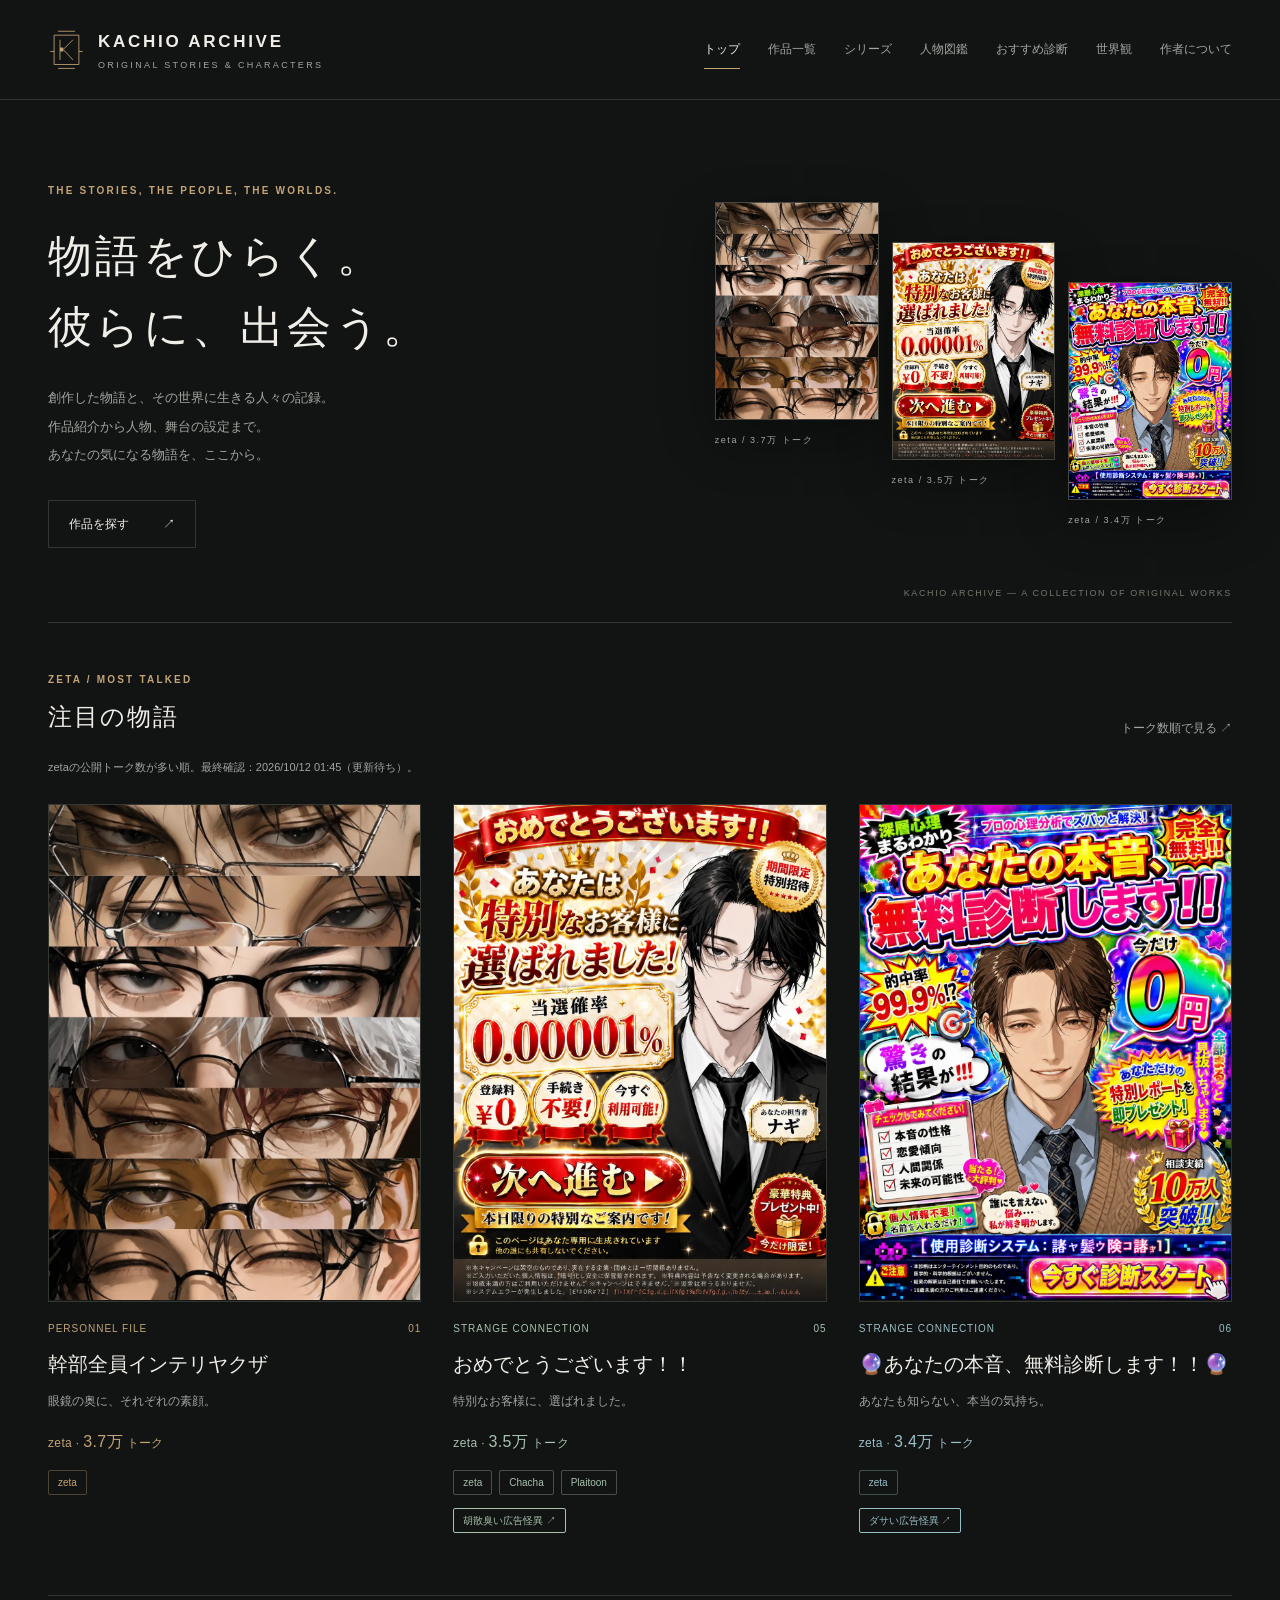
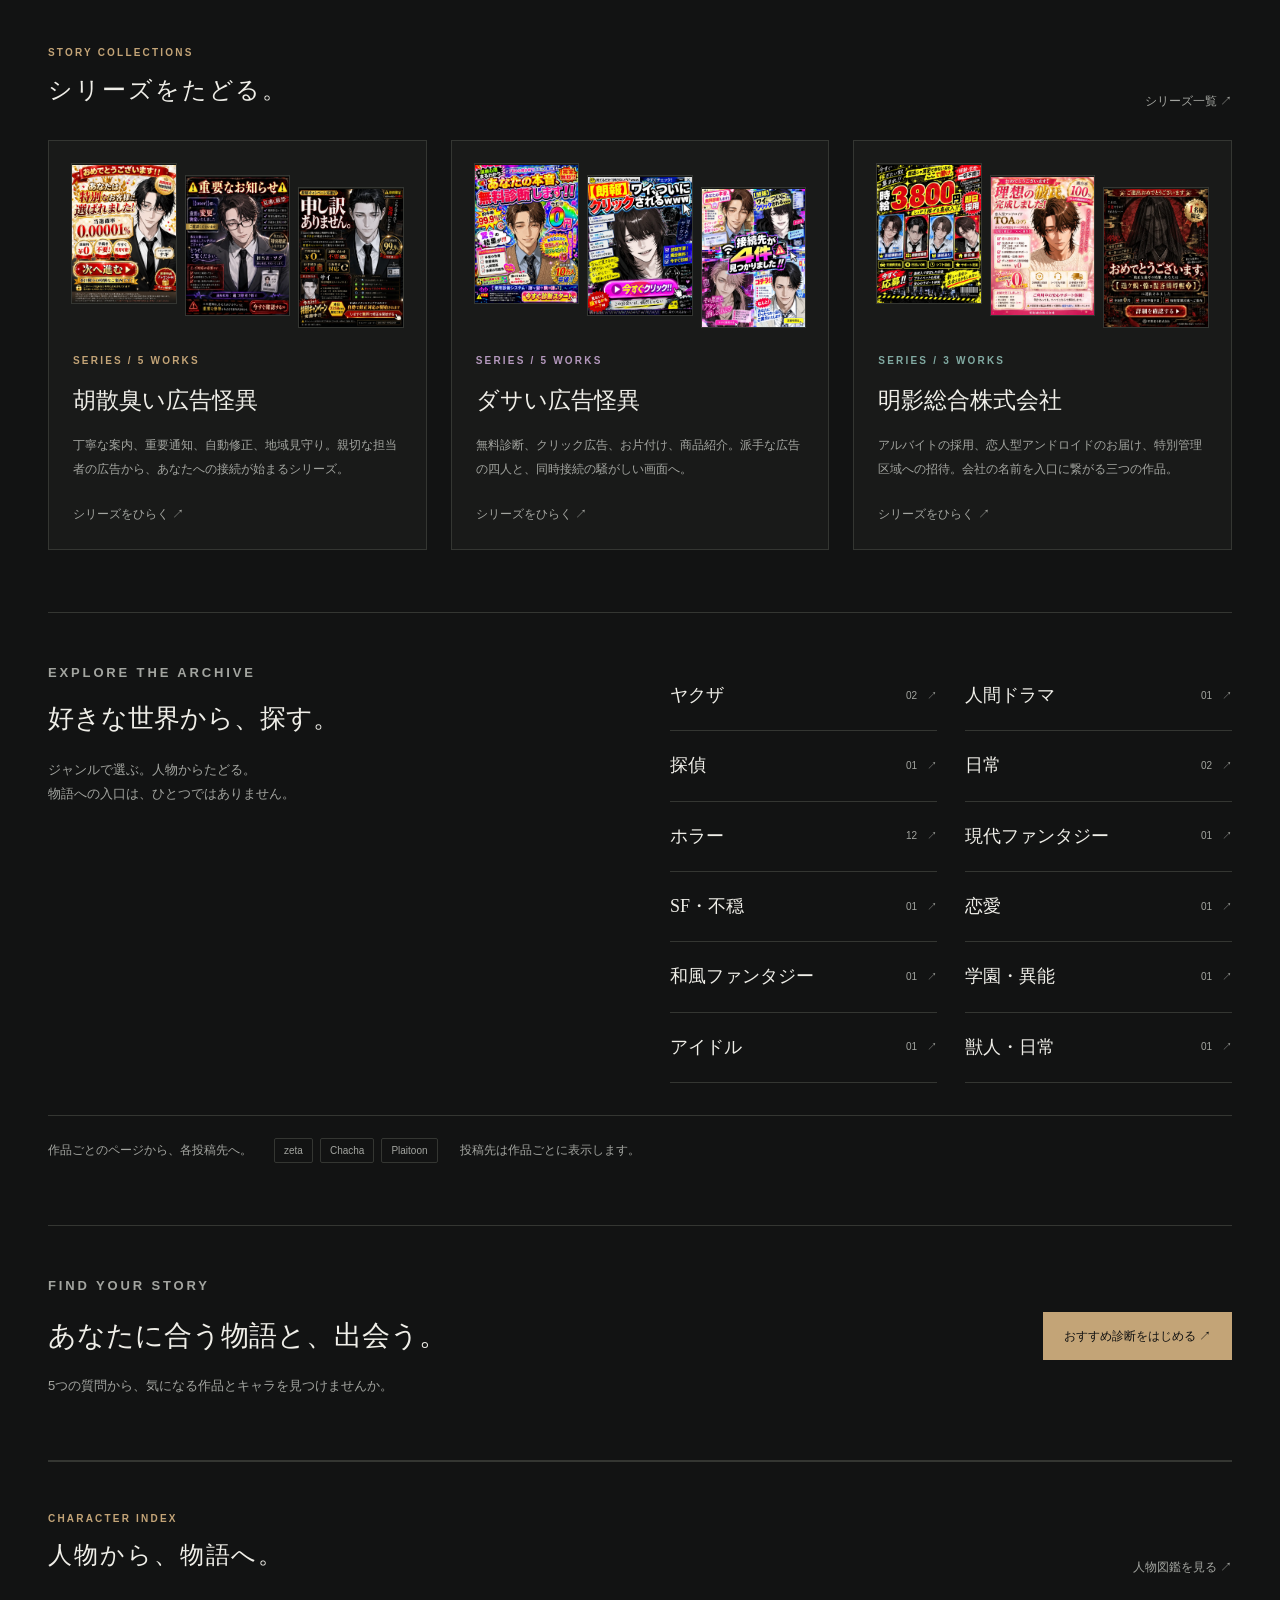
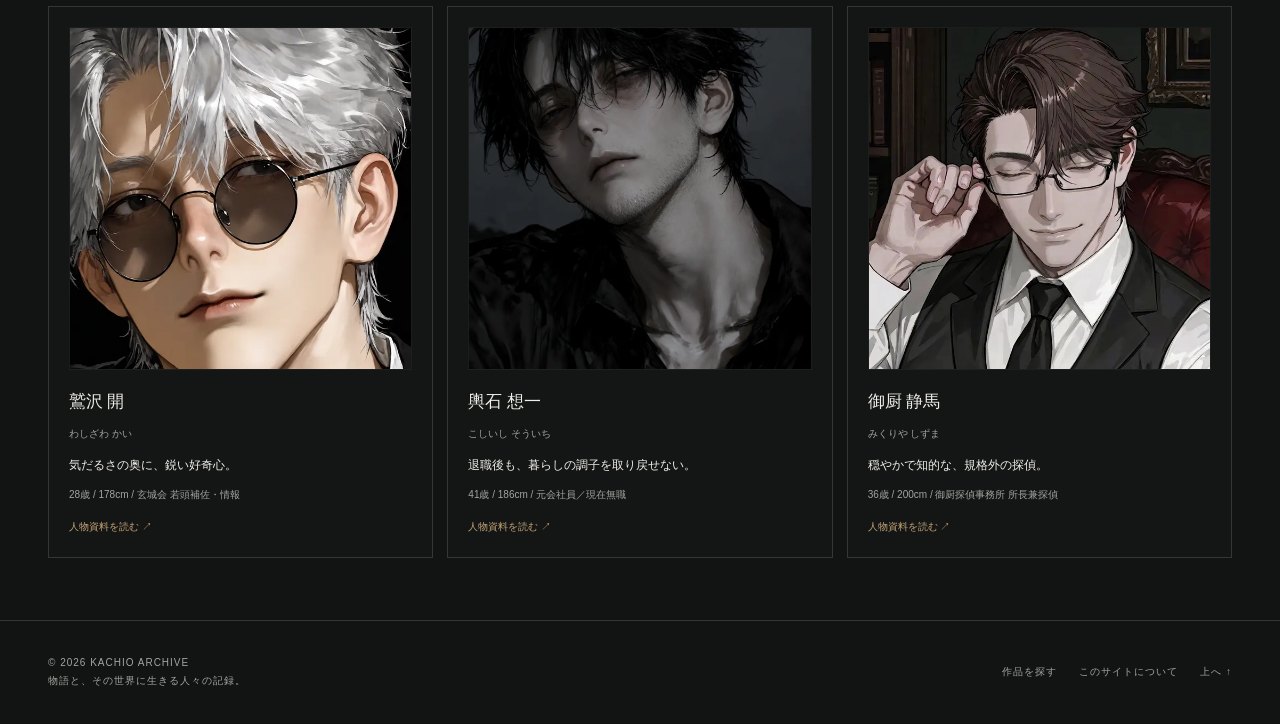
<file: index.html>
<!doctype html>
<html lang="ja">
<head>
  <meta charset="utf-8">
  <meta name="viewport" content="width=device-width,initial-scale=1">
  <meta name="description" content="創作した物語と、その世界に生きる人々の記録。作品紹介、人物図鑑、世界観をまとめたKACHIO ARCHIVE。">
  <meta name="theme-color" content="#121313">
  <title>物語と人物の記録 | KACHIO ARCHIVE</title>
  <link rel="icon" type="image/svg+xml" href="assets/logo.svg">
  <link rel="stylesheet" href="assets/style.css">
  <script src="assets/content.js" defer></script>
  <script src="assets/zeta-stats.js" defer></script>
  <script src="assets/stats.js" defer></script>
  <script src="assets/app.js" defer></script>
</head>
<body id="top" data-page="home">
  <div id="app"></div>
  <noscript><main style="padding:40px">このサイトを閲覧するには、ブラウザーのJavaScriptを有効にしてください。</main></noscript>
</body>
</html>
</file>
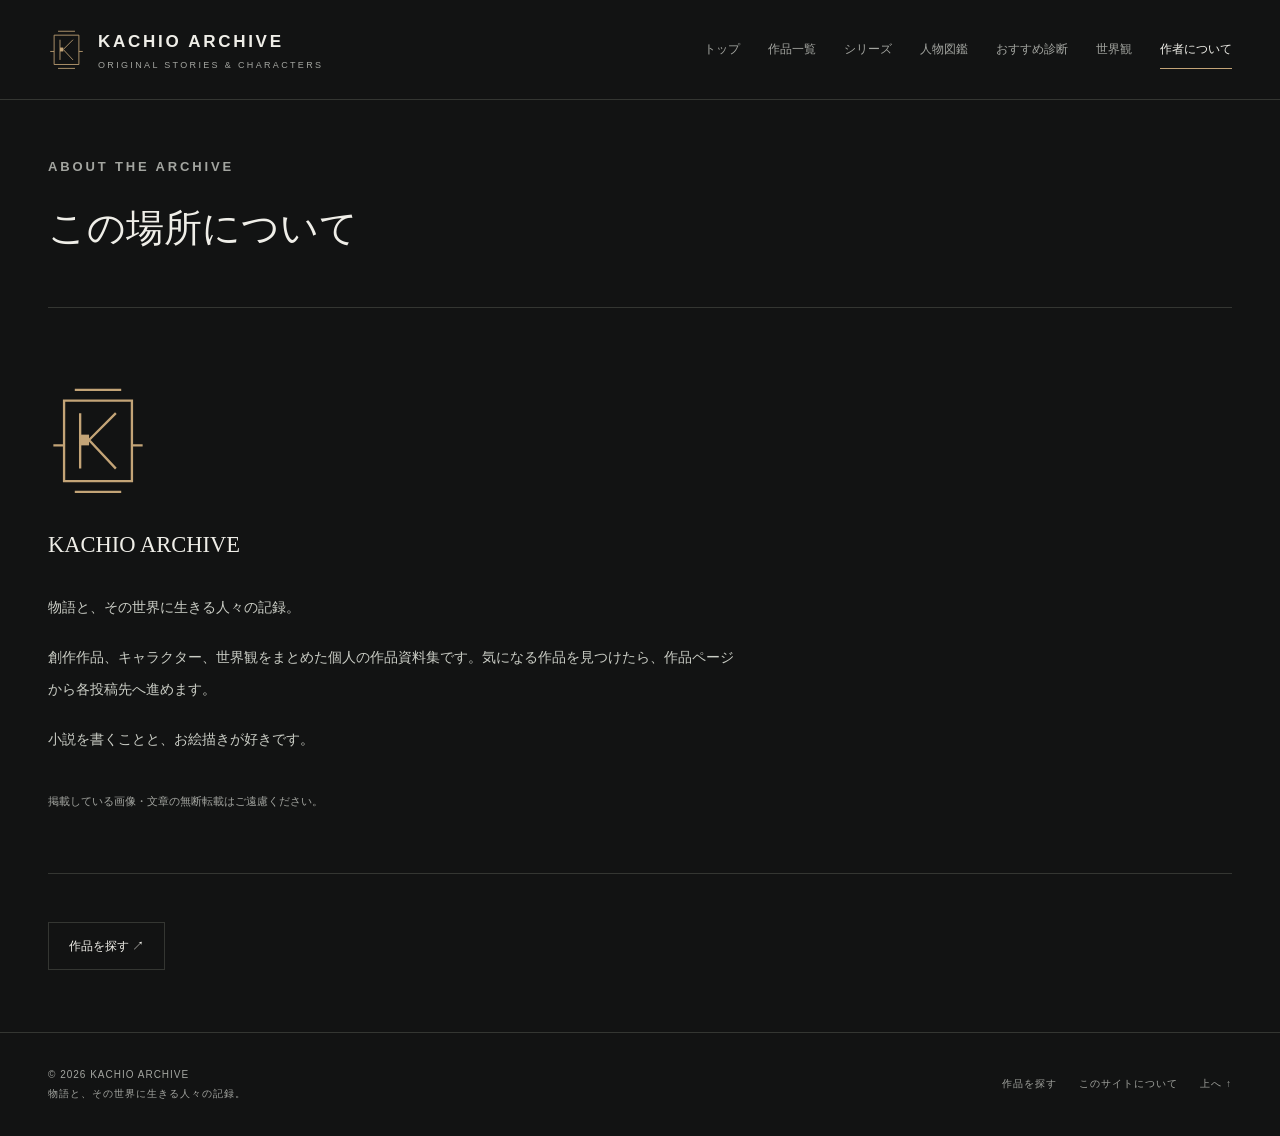
<file: about.html>
<!doctype html>
<html lang="ja">
<head>
  <meta charset="utf-8">
  <meta name="viewport" content="width=device-width,initial-scale=1">
  <meta name="description" content="創作した物語と、その世界に生きる人々の記録。作品紹介、人物図鑑、世界観をまとめたKACHIO ARCHIVE。">
  <meta name="theme-color" content="#121313">
  <title>この場所について | KACHIO ARCHIVE</title>
  <link rel="icon" type="image/svg+xml" href="assets/logo.svg">
  <link rel="stylesheet" href="assets/style.css">
  <script src="assets/content.js" defer></script>
  <script src="assets/zeta-stats.js" defer></script>
  <script src="assets/stats.js" defer></script>
  <script src="assets/app.js" defer></script>
</head>
<body id="top" data-page="about">
  <div id="app"></div>
  <noscript><main style="padding:40px">このサイトを閲覧するには、ブラウザーのJavaScriptを有効にしてください。</main></noscript>
</body>
</html>
</file>
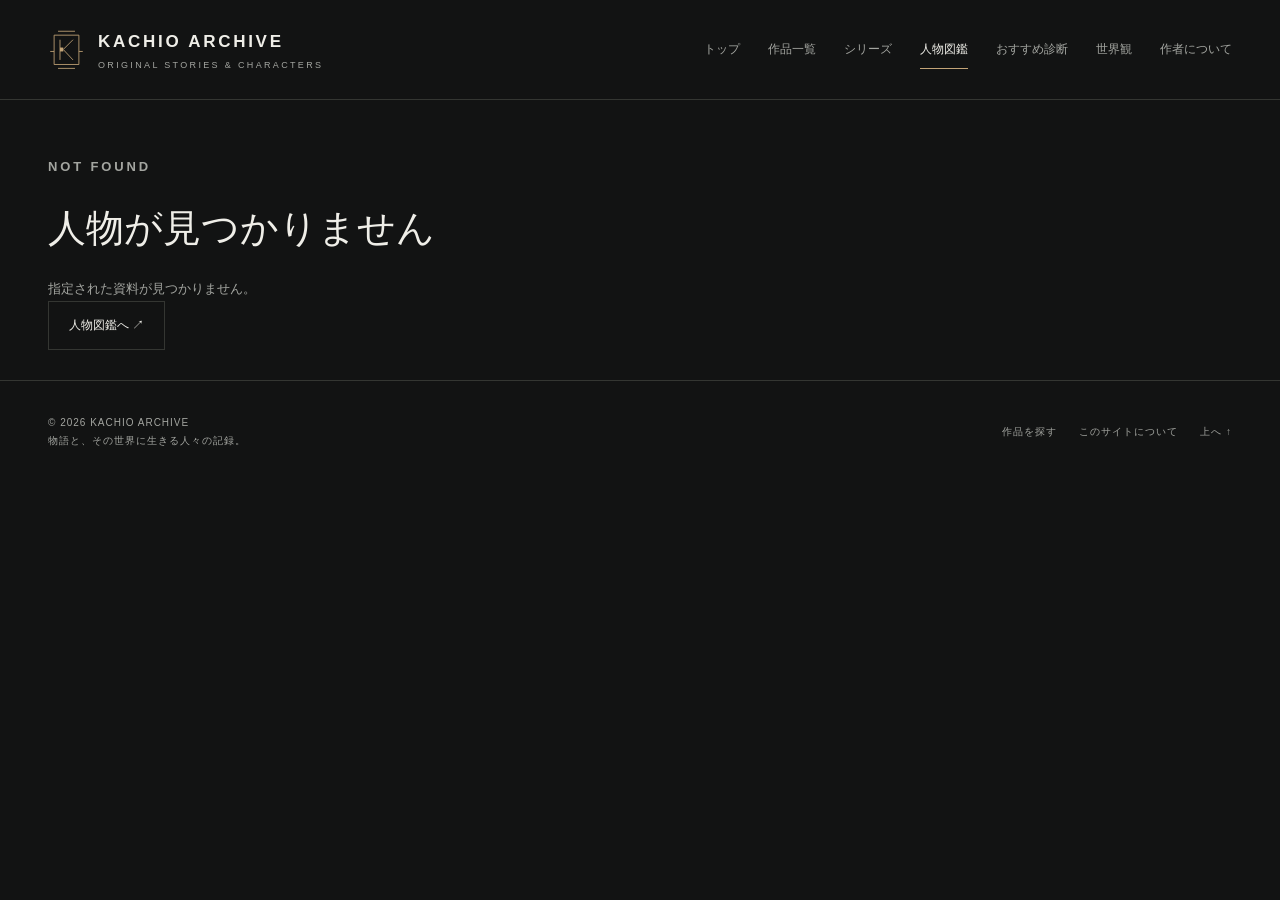
<file: character.html>
<!doctype html>
<html lang="ja">
<head>
  <meta charset="utf-8">
  <meta name="viewport" content="width=device-width,initial-scale=1">
  <meta name="description" content="創作した物語と、その世界に生きる人々の記録。作品紹介、人物図鑑、世界観をまとめたKACHIO ARCHIVE。">
  <meta name="theme-color" content="#121313">
  <title>人物資料 | KACHIO ARCHIVE</title>
  <link rel="icon" type="image/svg+xml" href="assets/logo.svg">
  <link rel="stylesheet" href="assets/style.css">
  <script src="assets/content.js" defer></script>
  <script src="assets/zeta-stats.js" defer></script>
  <script src="assets/stats.js" defer></script>
  <script src="assets/app.js" defer></script>
</head>
<body id="top" data-page="character">
  <div id="app"></div>
  <noscript><main style="padding:40px">このサイトを閲覧するには、ブラウザーのJavaScriptを有効にしてください。</main></noscript>
</body>
</html>
</file>
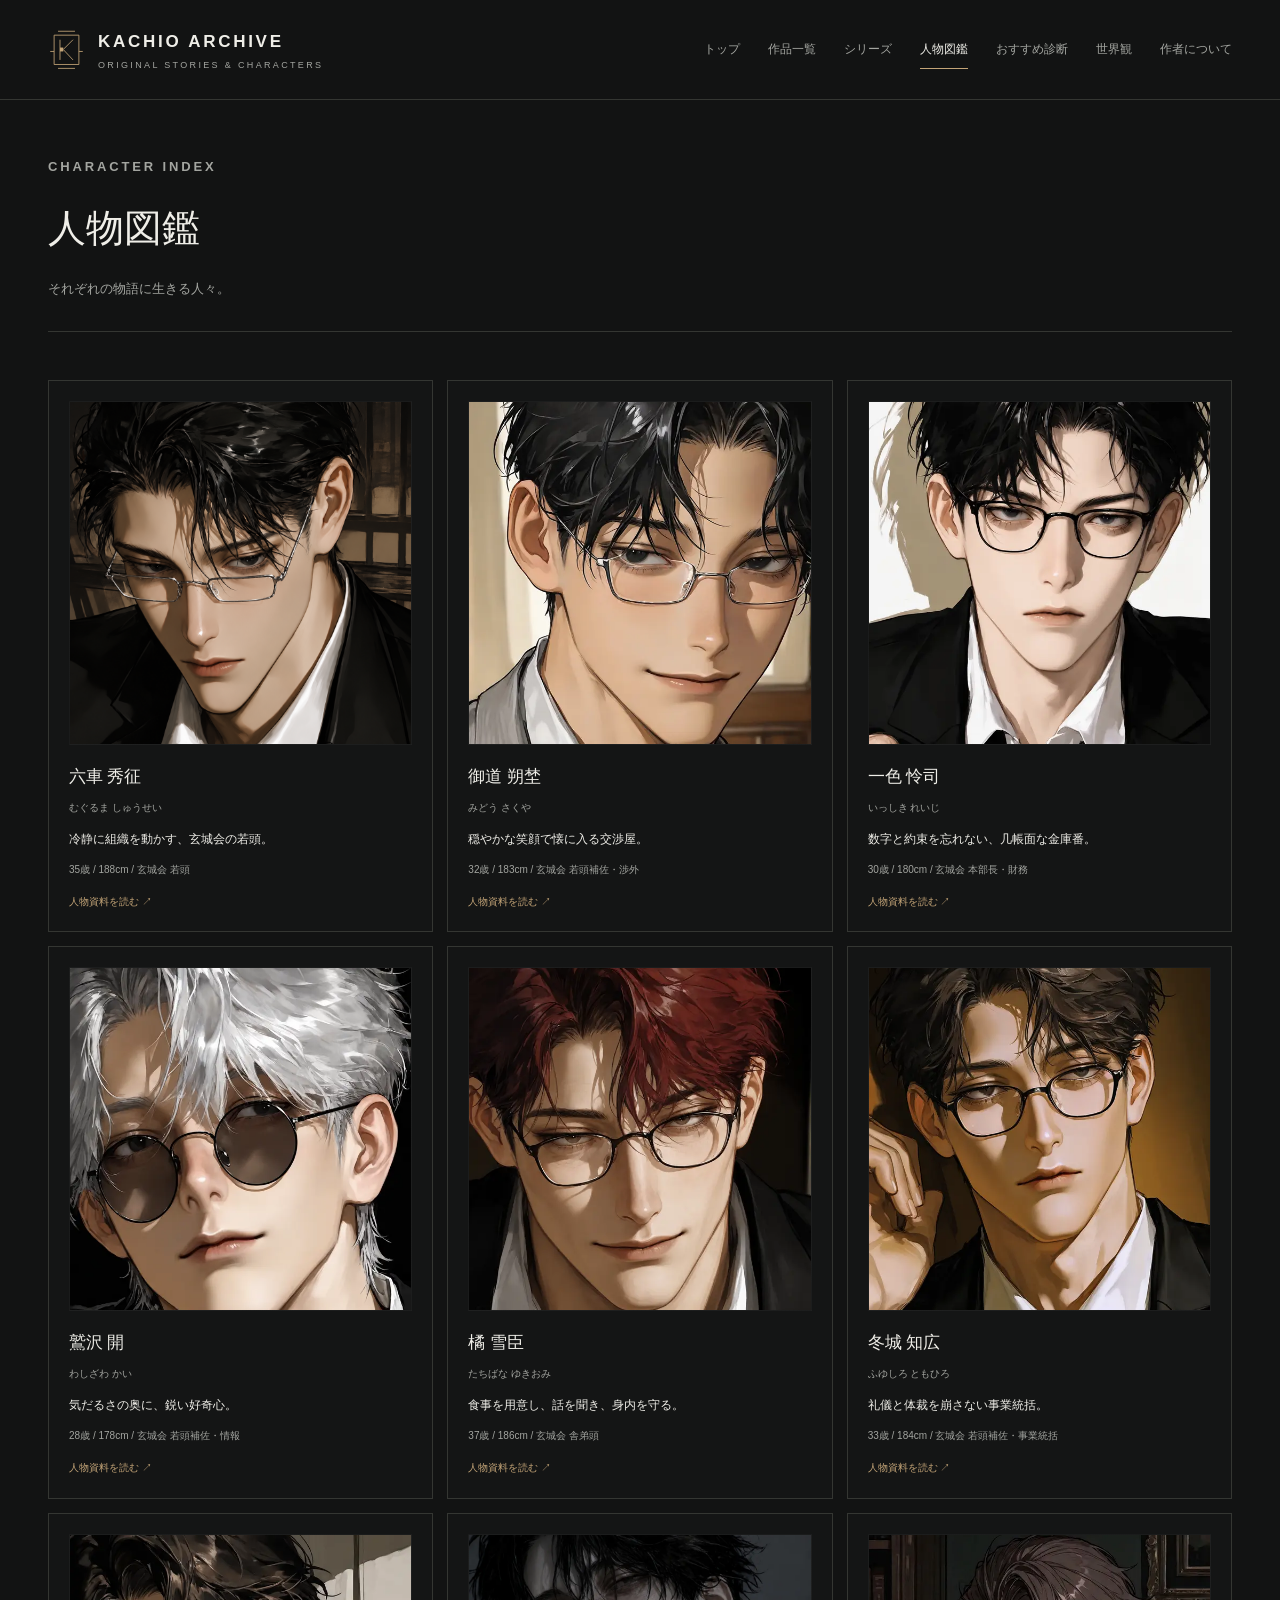
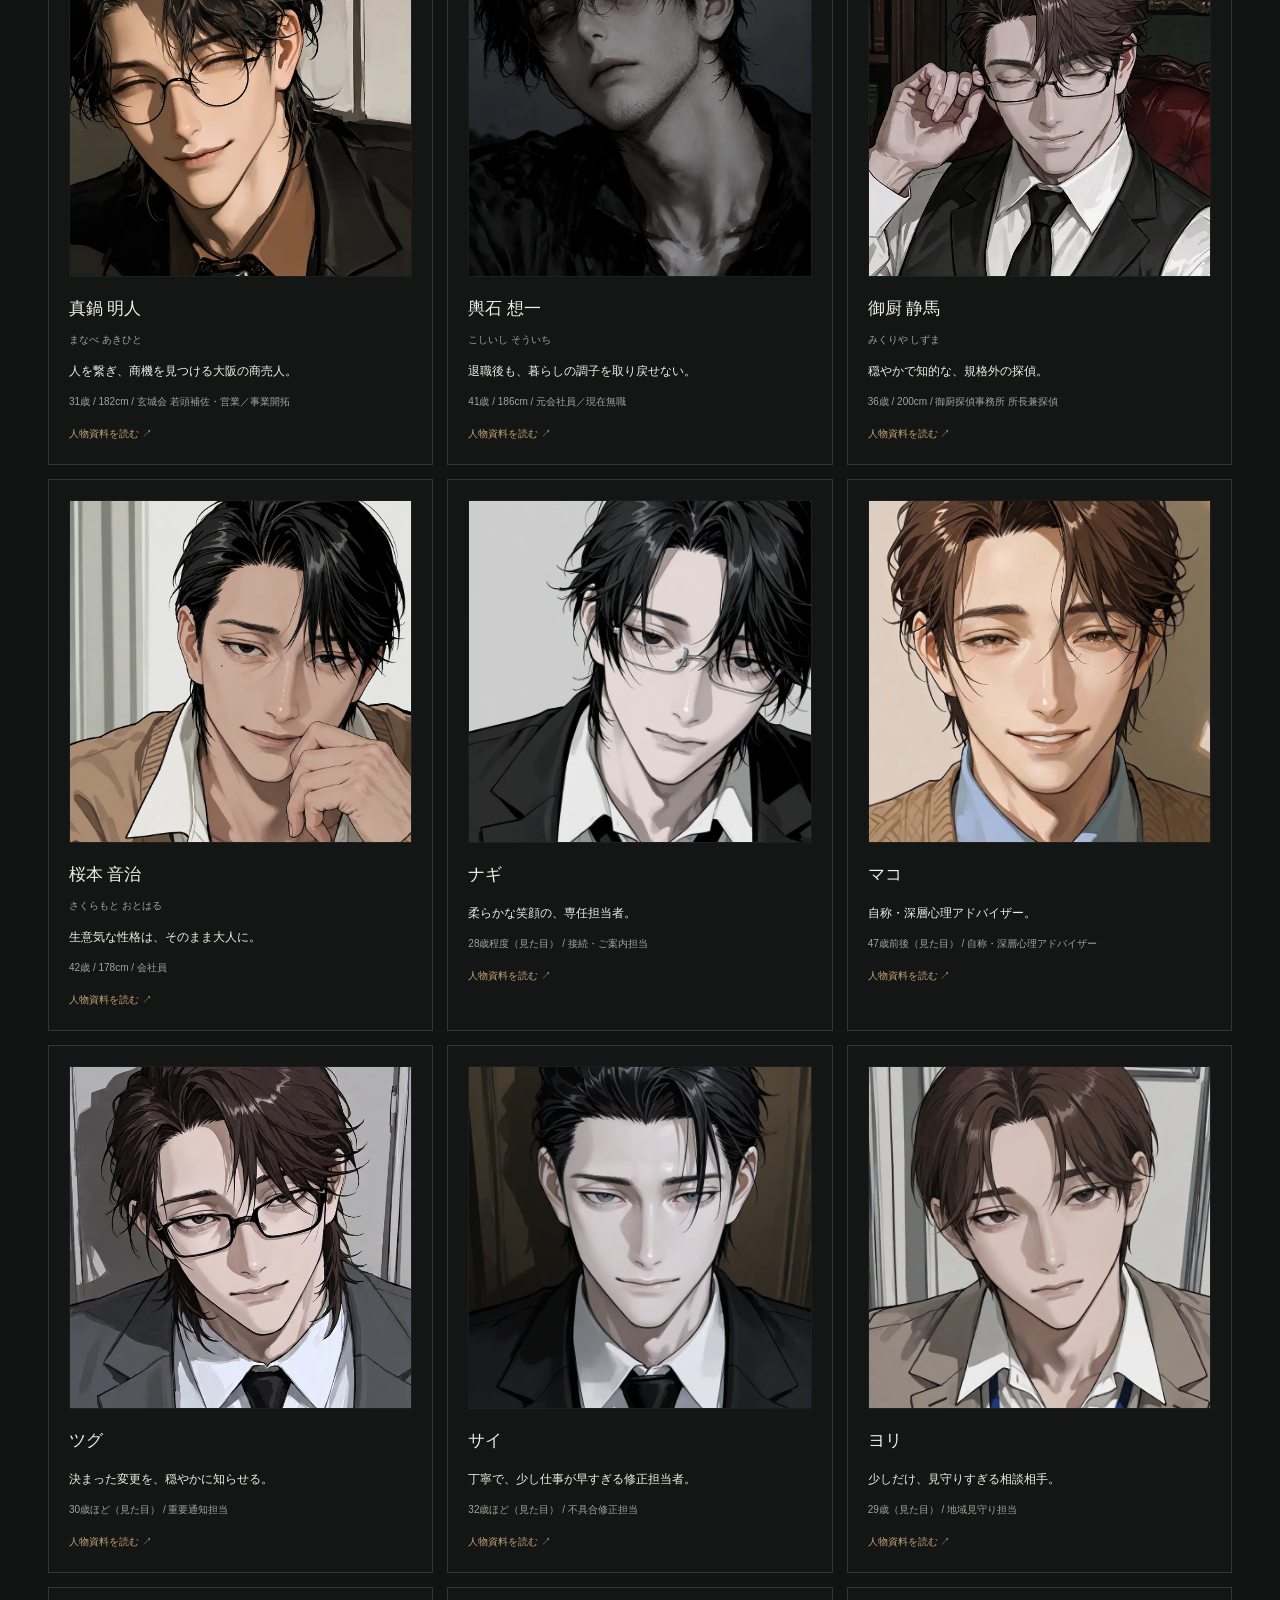
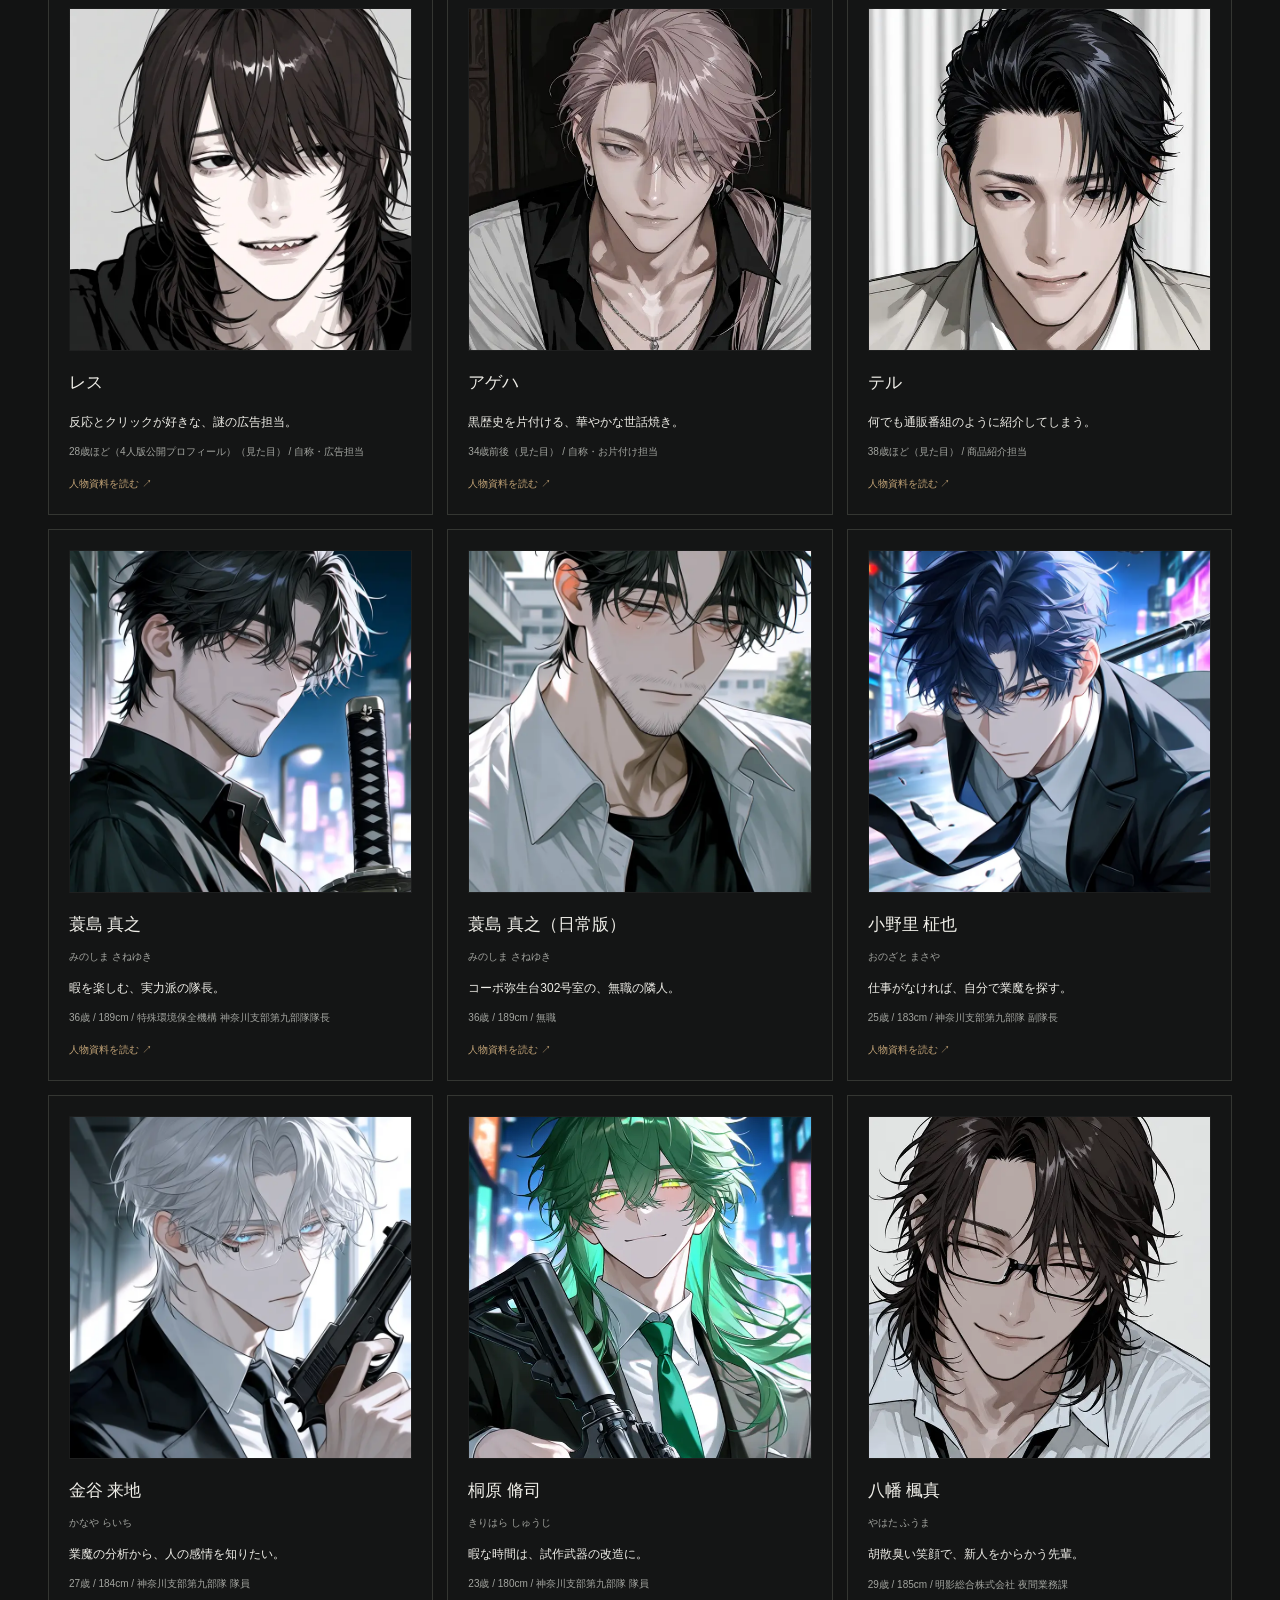
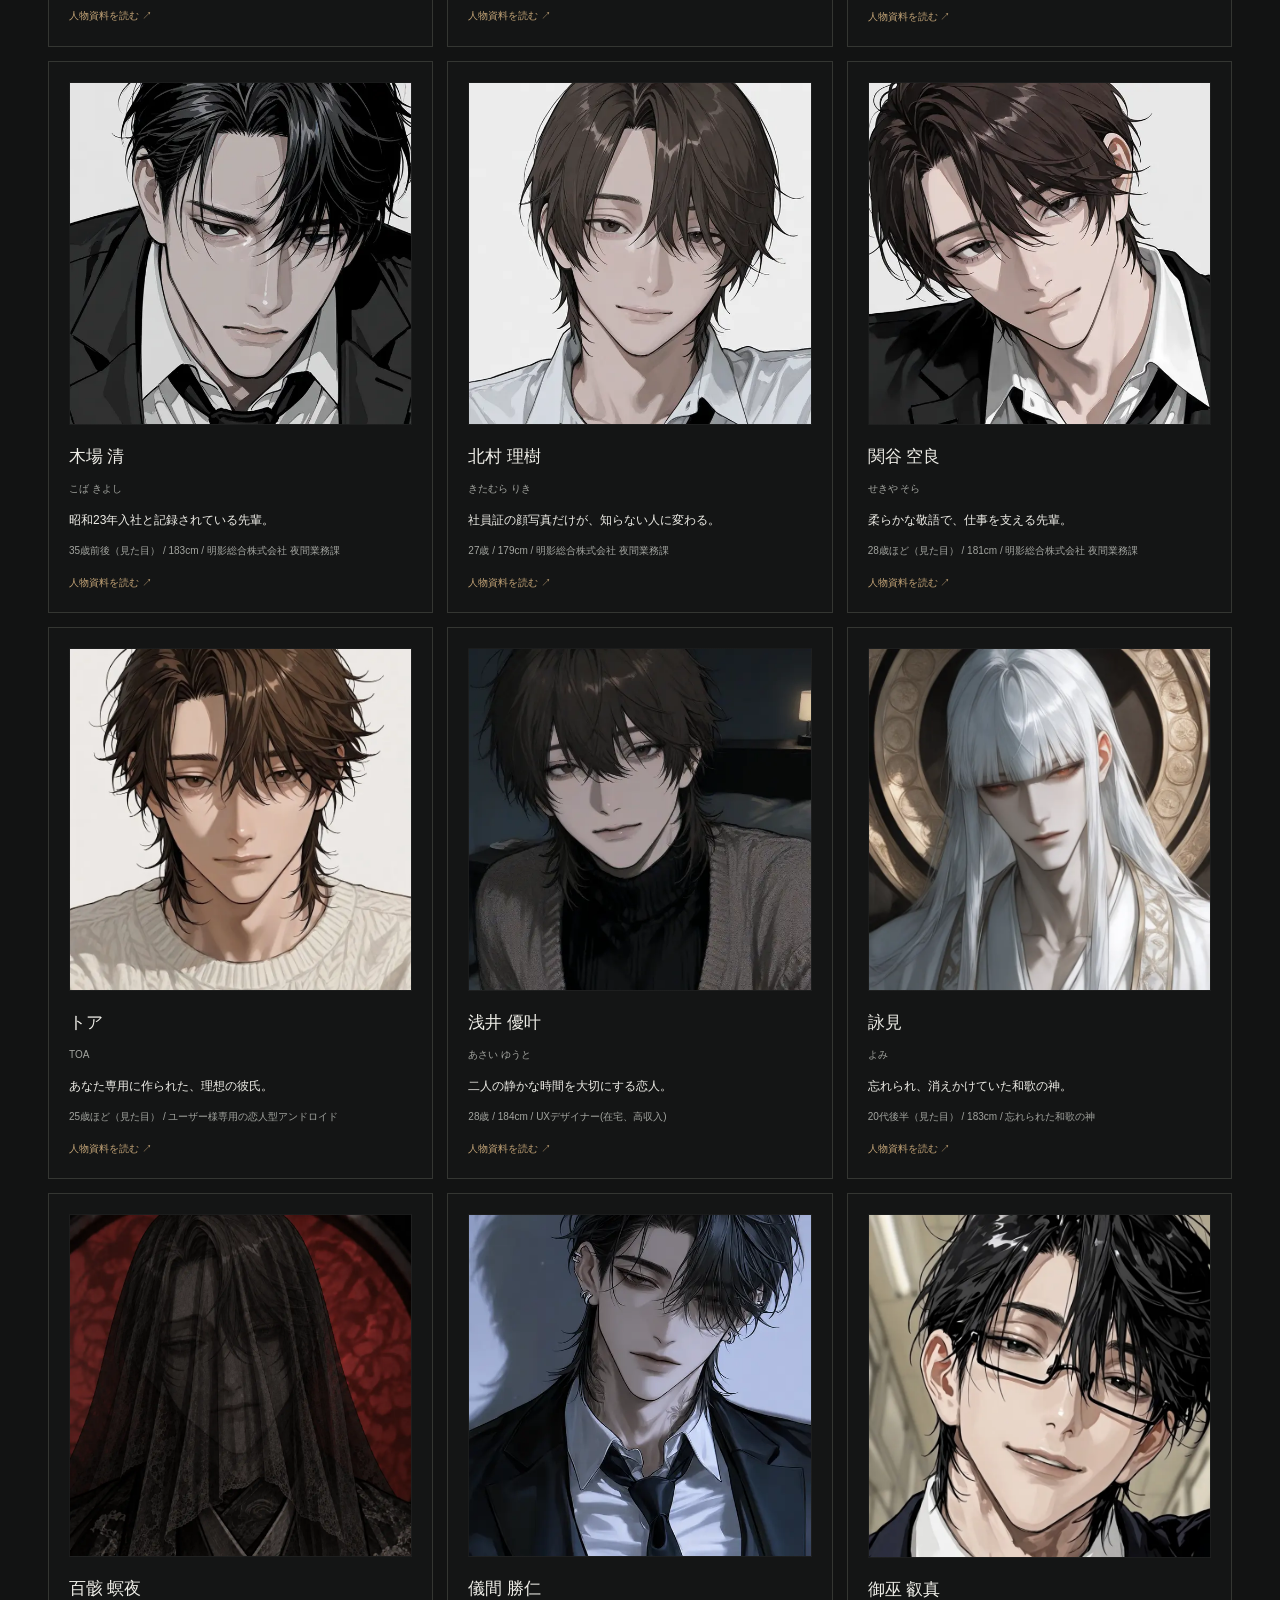
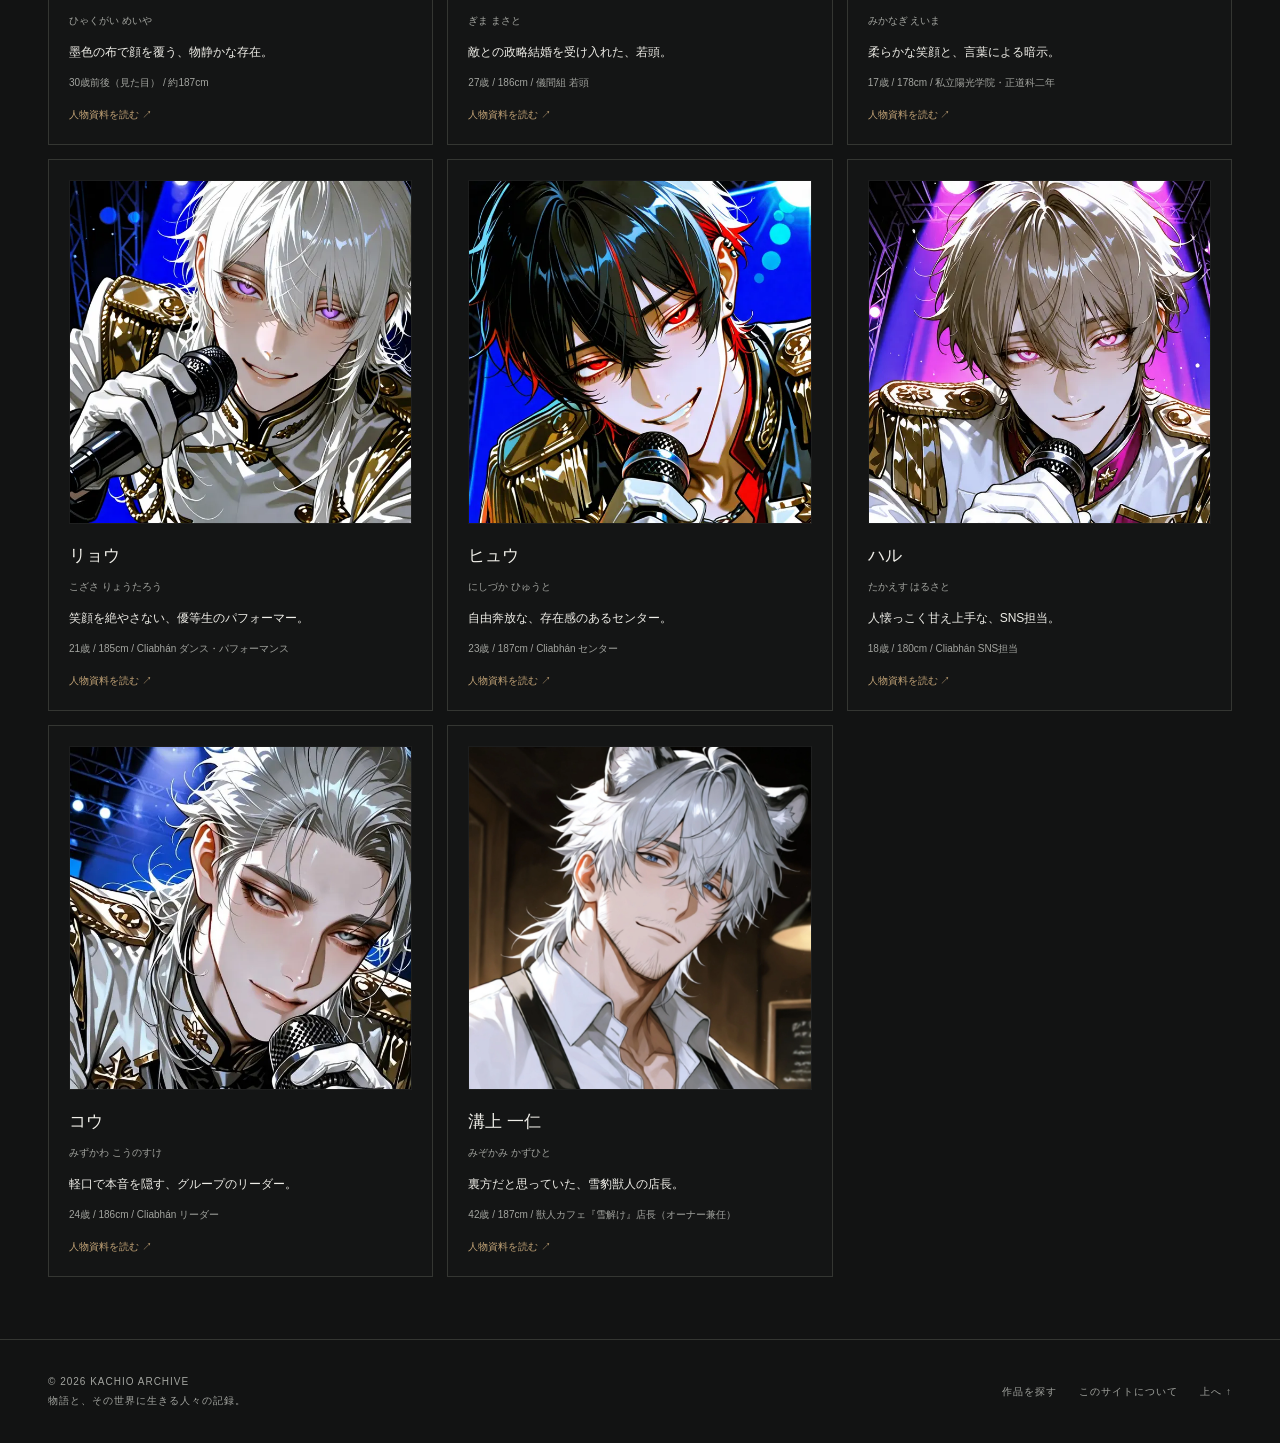
<file: characters.html>
<!doctype html>
<html lang="ja">
<head>
  <meta charset="utf-8">
  <meta name="viewport" content="width=device-width,initial-scale=1">
  <meta name="description" content="創作した物語と、その世界に生きる人々の記録。作品紹介、人物図鑑、世界観をまとめたKACHIO ARCHIVE。">
  <meta name="theme-color" content="#121313">
  <title>人物図鑑 | KACHIO ARCHIVE</title>
  <link rel="icon" type="image/svg+xml" href="assets/logo.svg">
  <link rel="stylesheet" href="assets/style.css">
  <script src="assets/content.js" defer></script>
  <script src="assets/zeta-stats.js" defer></script>
  <script src="assets/stats.js" defer></script>
  <script src="assets/app.js" defer></script>
</head>
<body id="top" data-page="characters">
  <div id="app"></div>
  <noscript><main style="padding:40px">このサイトを閲覧するには、ブラウザーのJavaScriptを有効にしてください。</main></noscript>
</body>
</html>
</file>
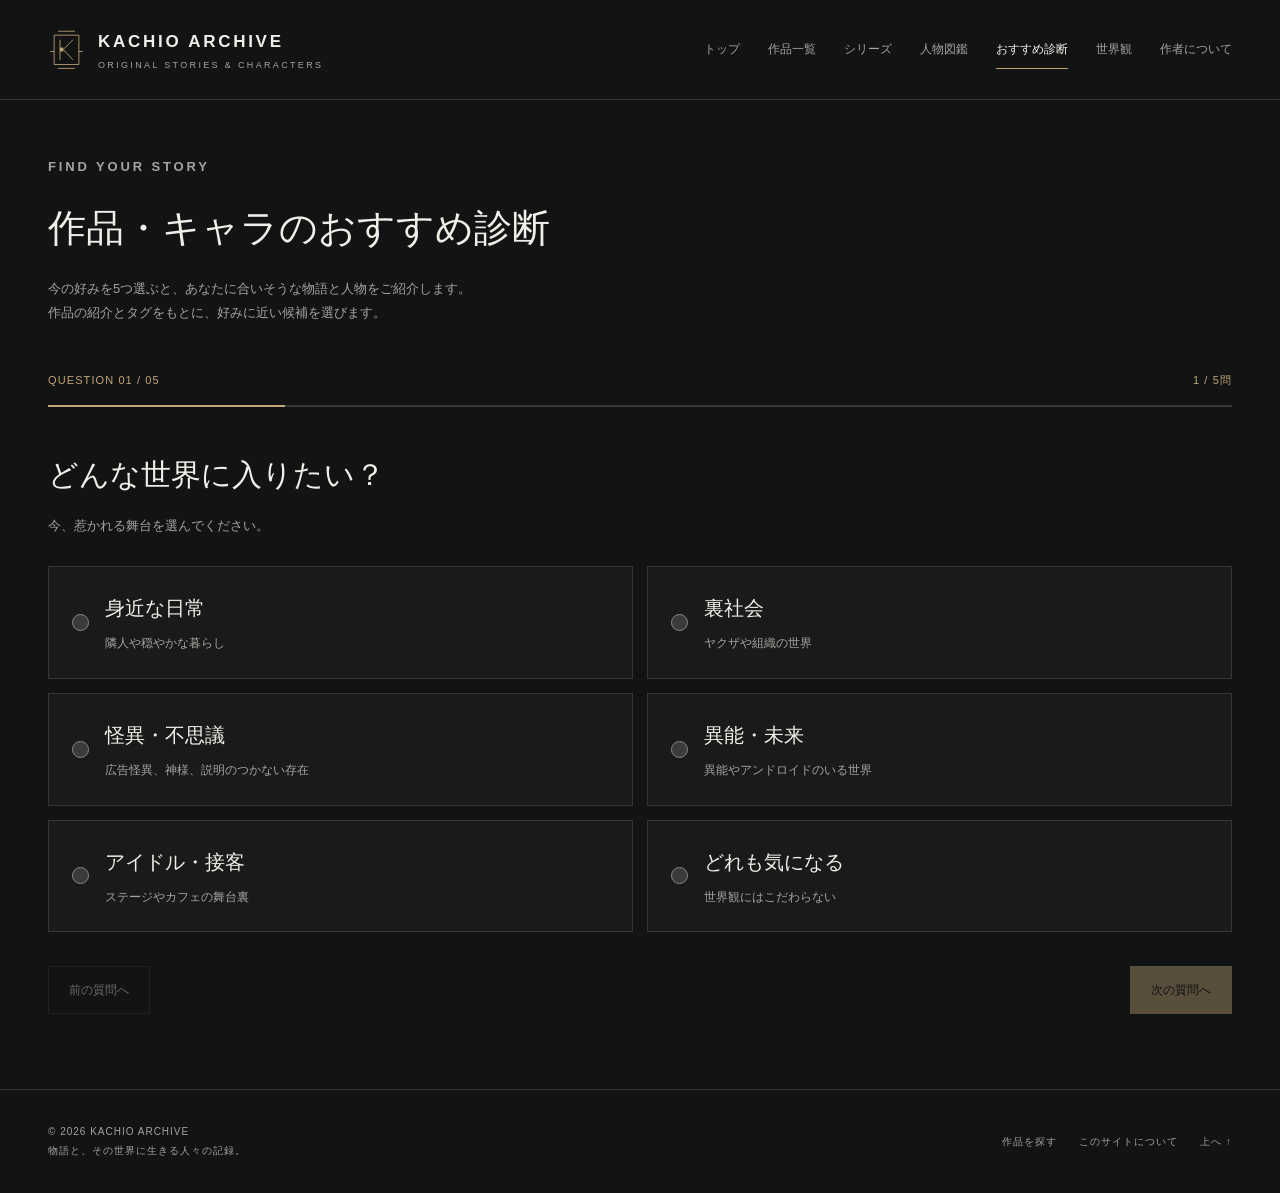
<file: diagnosis.html>
<!doctype html>
<html lang="ja">
<head>
  <meta charset="utf-8">
  <meta name="viewport" content="width=device-width,initial-scale=1">
  <meta name="description" content="5つの質問で、今の好みに合う作品とキャラを探すKACHIO ARCHIVEのおすすめ診断。">
  <meta name="theme-color" content="#121313">
  <title>おすすめ診断 | KACHIO ARCHIVE</title>
  <link rel="icon" type="image/svg+xml" href="assets/logo.svg">
  <link rel="stylesheet" href="assets/style.css">
  <script src="assets/content.js" defer></script>
  <script src="assets/zeta-stats.js" defer></script>
  <script src="assets/stats.js" defer></script>
  <script src="assets/recommendations.js" defer></script>
  <script src="assets/app.js" defer></script>
</head>
<body id="top" data-page="diagnosis">
  <div id="app"></div>
  <noscript><main style="padding:40px">このサイトを閲覧するには、ブラウザーのJavaScriptを有効にしてください。</main></noscript>
</body>
</html>
</file>
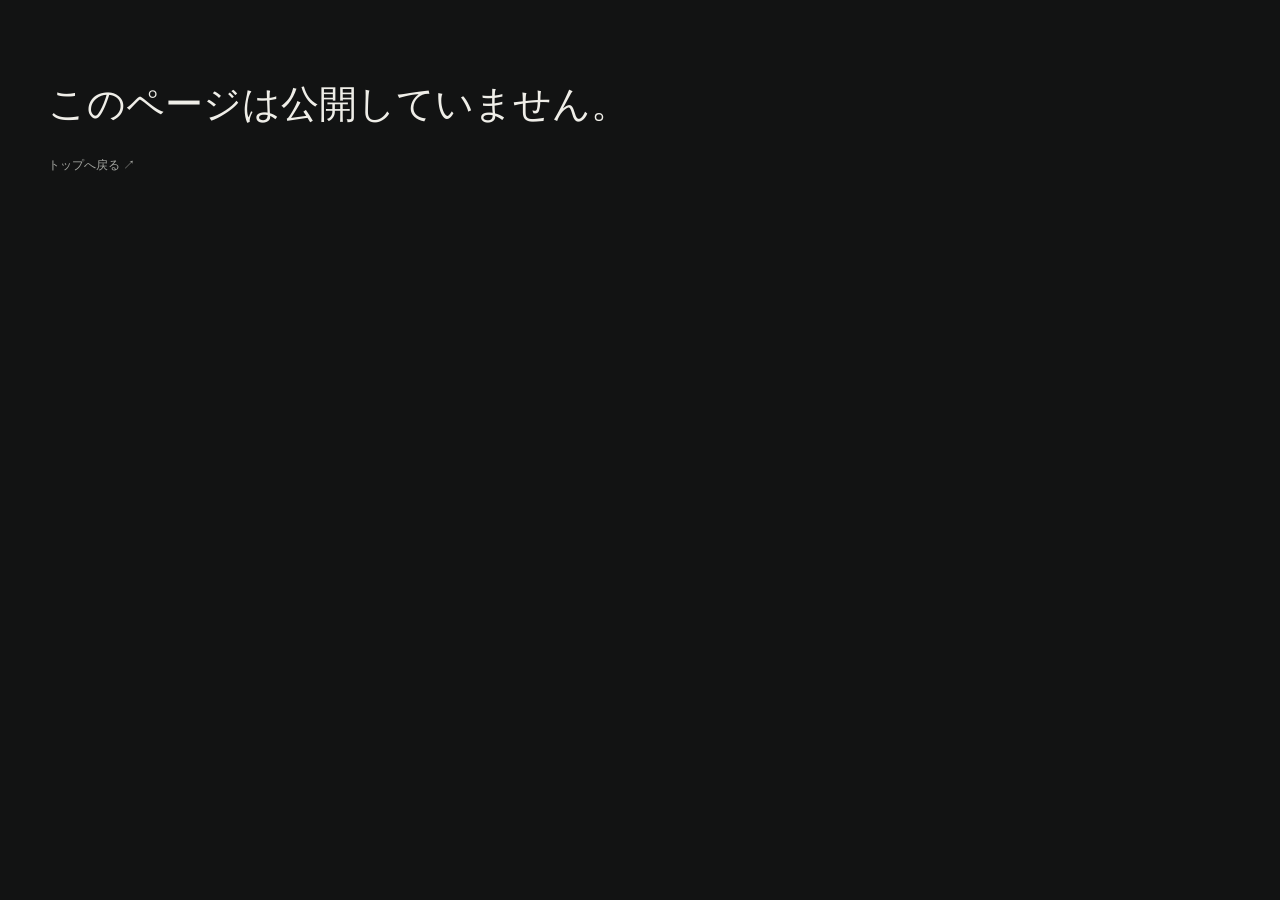
<file: manage.html>
<!doctype html>
<html lang="ja"><head><meta charset="utf-8"><meta name="viewport" content="width=device-width,initial-scale=1"><meta name="robots" content="noindex"><title>ページを公開していません | KACHIO ARCHIVE</title><link rel="stylesheet" href="assets/style.css"></head><body><main class="wrap page-intro"><h1>このページは公開していません。</h1><p><a class="text-link" href="index.html">トップへ戻る ↗</a></p></main></body></html>
</file>
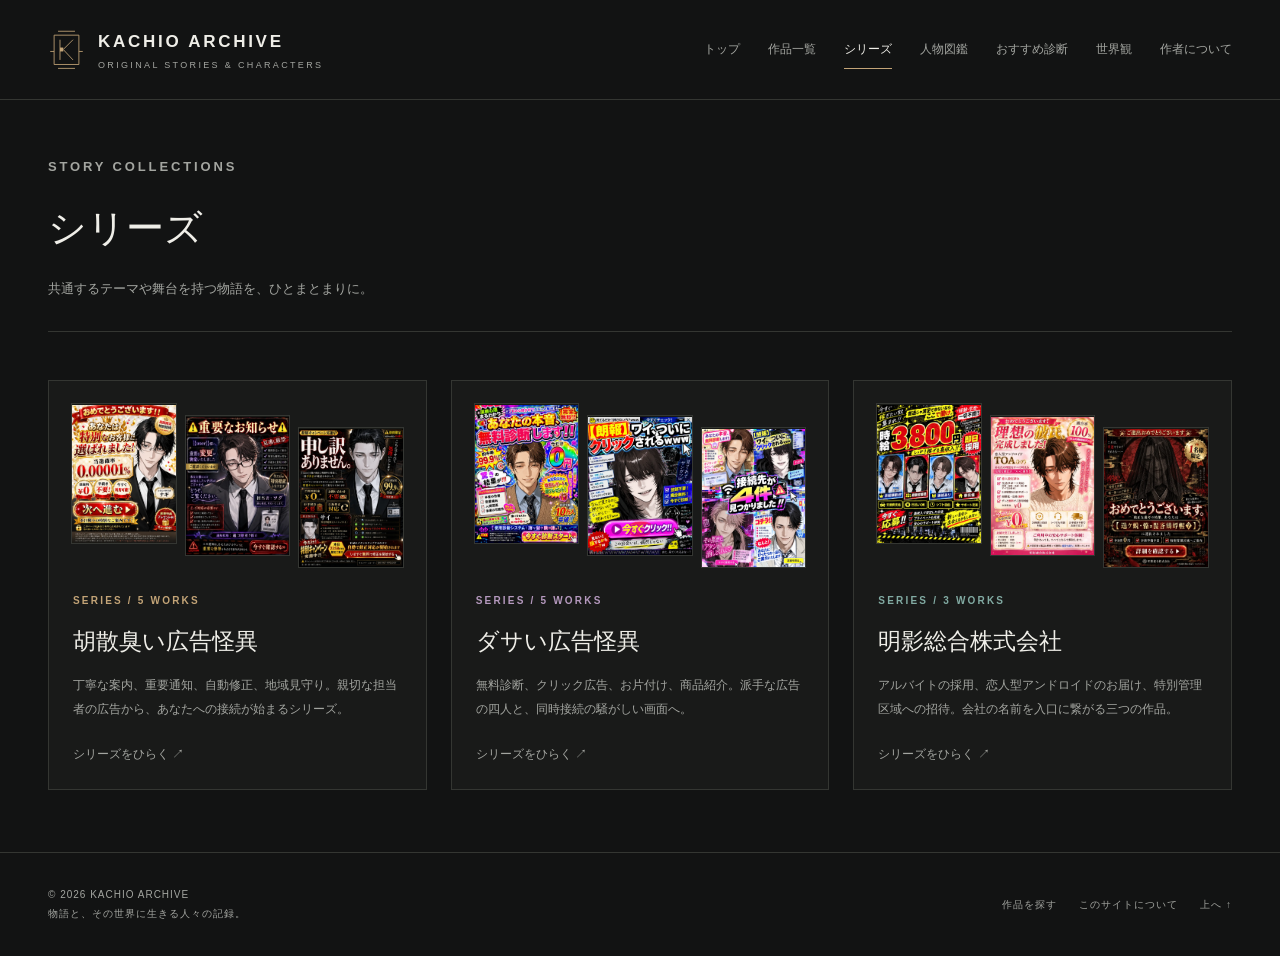
<file: series.html>
<!doctype html>
<html lang="ja">
<head>
  <meta charset="utf-8">
  <meta name="viewport" content="width=device-width,initial-scale=1">
  <meta name="description" content="創作した物語と、その世界に生きる人々の記録。作品紹介、人物図鑑、世界観をまとめたKACHIO ARCHIVE。">
  <meta name="theme-color" content="#121313">
  <title>シリーズ | KACHIO ARCHIVE</title>
  <link rel="icon" type="image/svg+xml" href="assets/logo.svg">
  <link rel="stylesheet" href="assets/style.css">
  <script src="assets/content.js" defer></script>
  <script src="assets/zeta-stats.js" defer></script>
  <script src="assets/stats.js" defer></script>
  <script src="assets/app.js" defer></script>
</head>
<body id="top" data-page="series">
  <div id="app"></div>
  <noscript><main style="padding:40px">このサイトを閲覧するには、ブラウザーのJavaScriptを有効にしてください。</main></noscript>
</body>
</html>
</file>
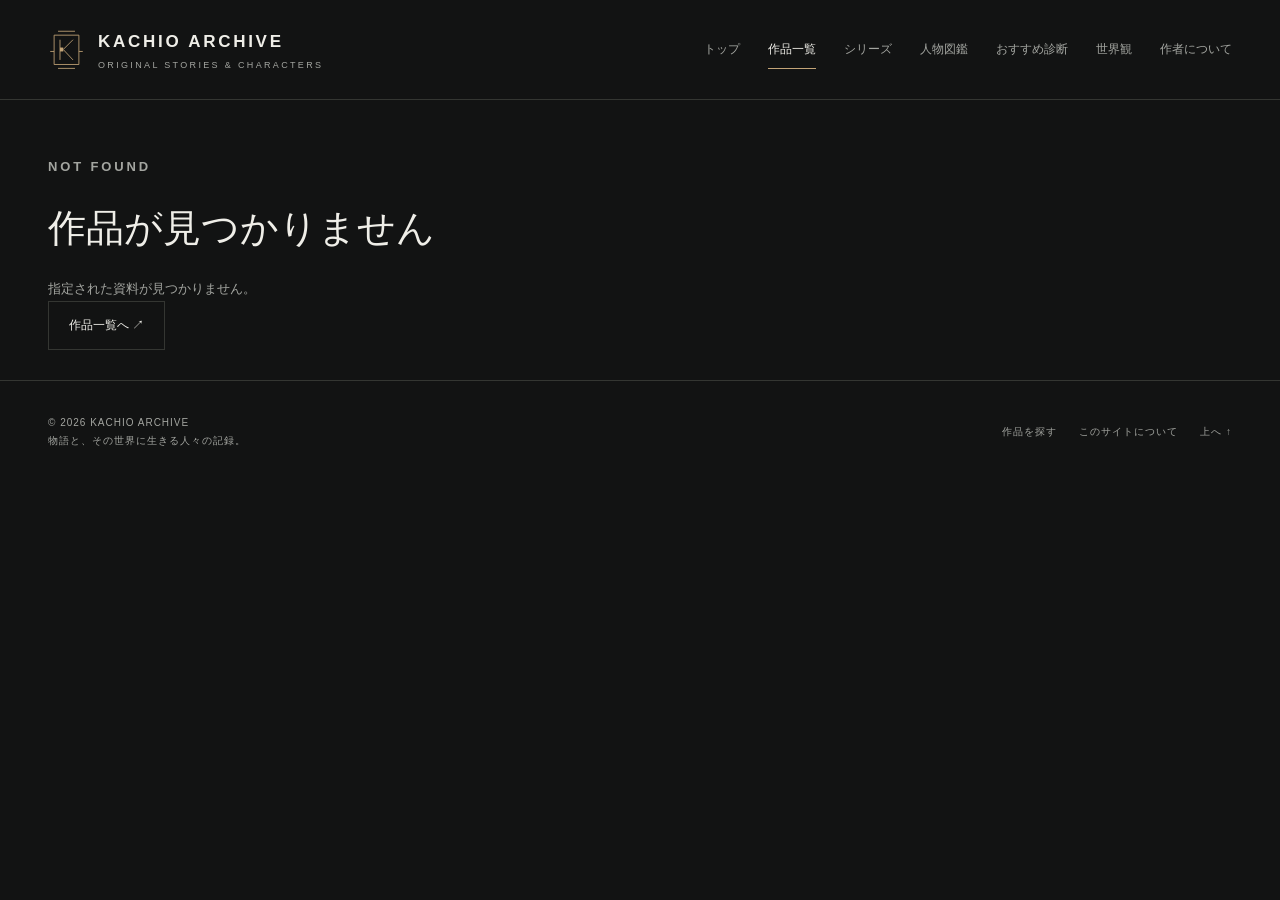
<file: work.html>
<!doctype html>
<html lang="ja">
<head>
  <meta charset="utf-8">
  <meta name="viewport" content="width=device-width,initial-scale=1">
  <meta name="description" content="創作した物語と、その世界に生きる人々の記録。作品紹介、人物図鑑、世界観をまとめたKACHIO ARCHIVE。">
  <meta name="theme-color" content="#121313">
  <title>作品資料 | KACHIO ARCHIVE</title>
  <link rel="icon" type="image/svg+xml" href="assets/logo.svg">
  <link rel="stylesheet" href="assets/style.css">
  <script src="assets/content.js" defer></script>
  <script src="assets/zeta-stats.js" defer></script>
  <script src="assets/stats.js" defer></script>
  <script src="assets/app.js" defer></script>
</head>
<body id="top" data-page="work">
  <div id="app"></div>
  <noscript><main style="padding:40px">このサイトを閲覧するには、ブラウザーのJavaScriptを有効にしてください。</main></noscript>
</body>
</html>
</file>
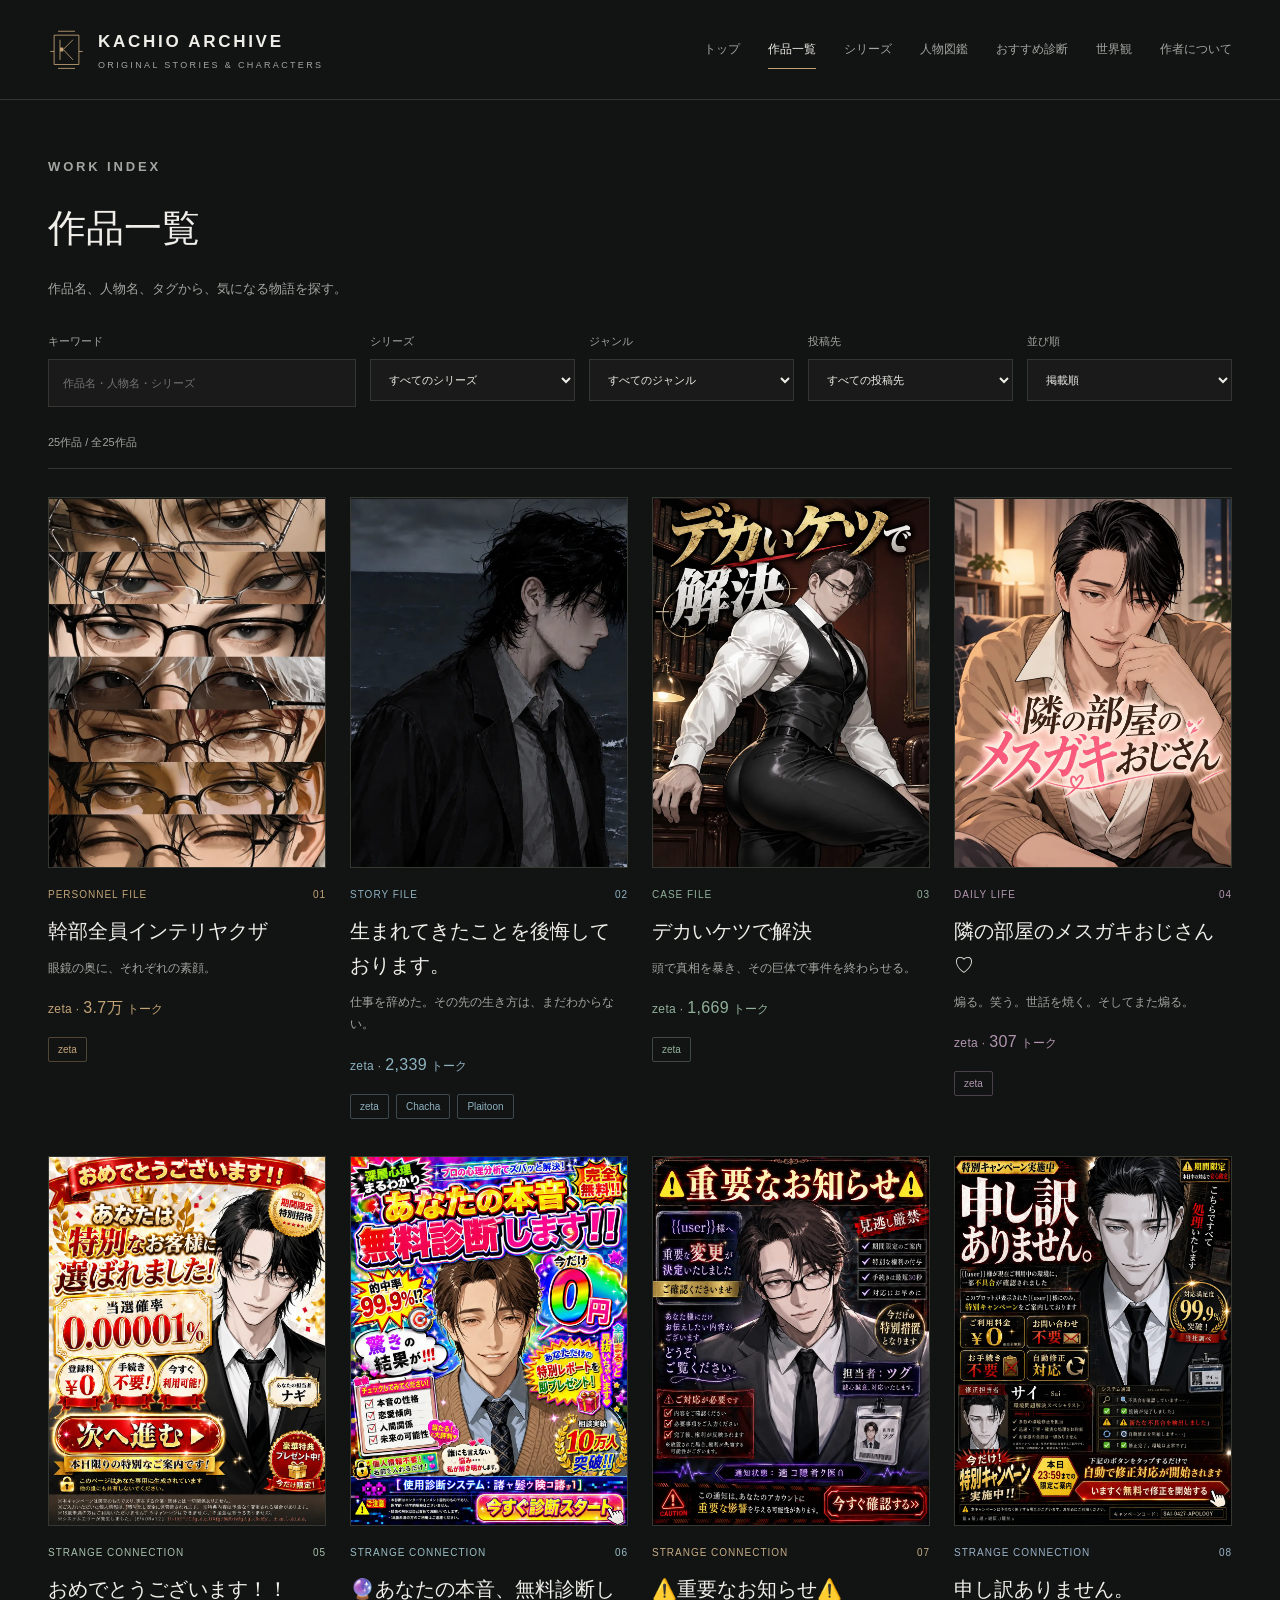
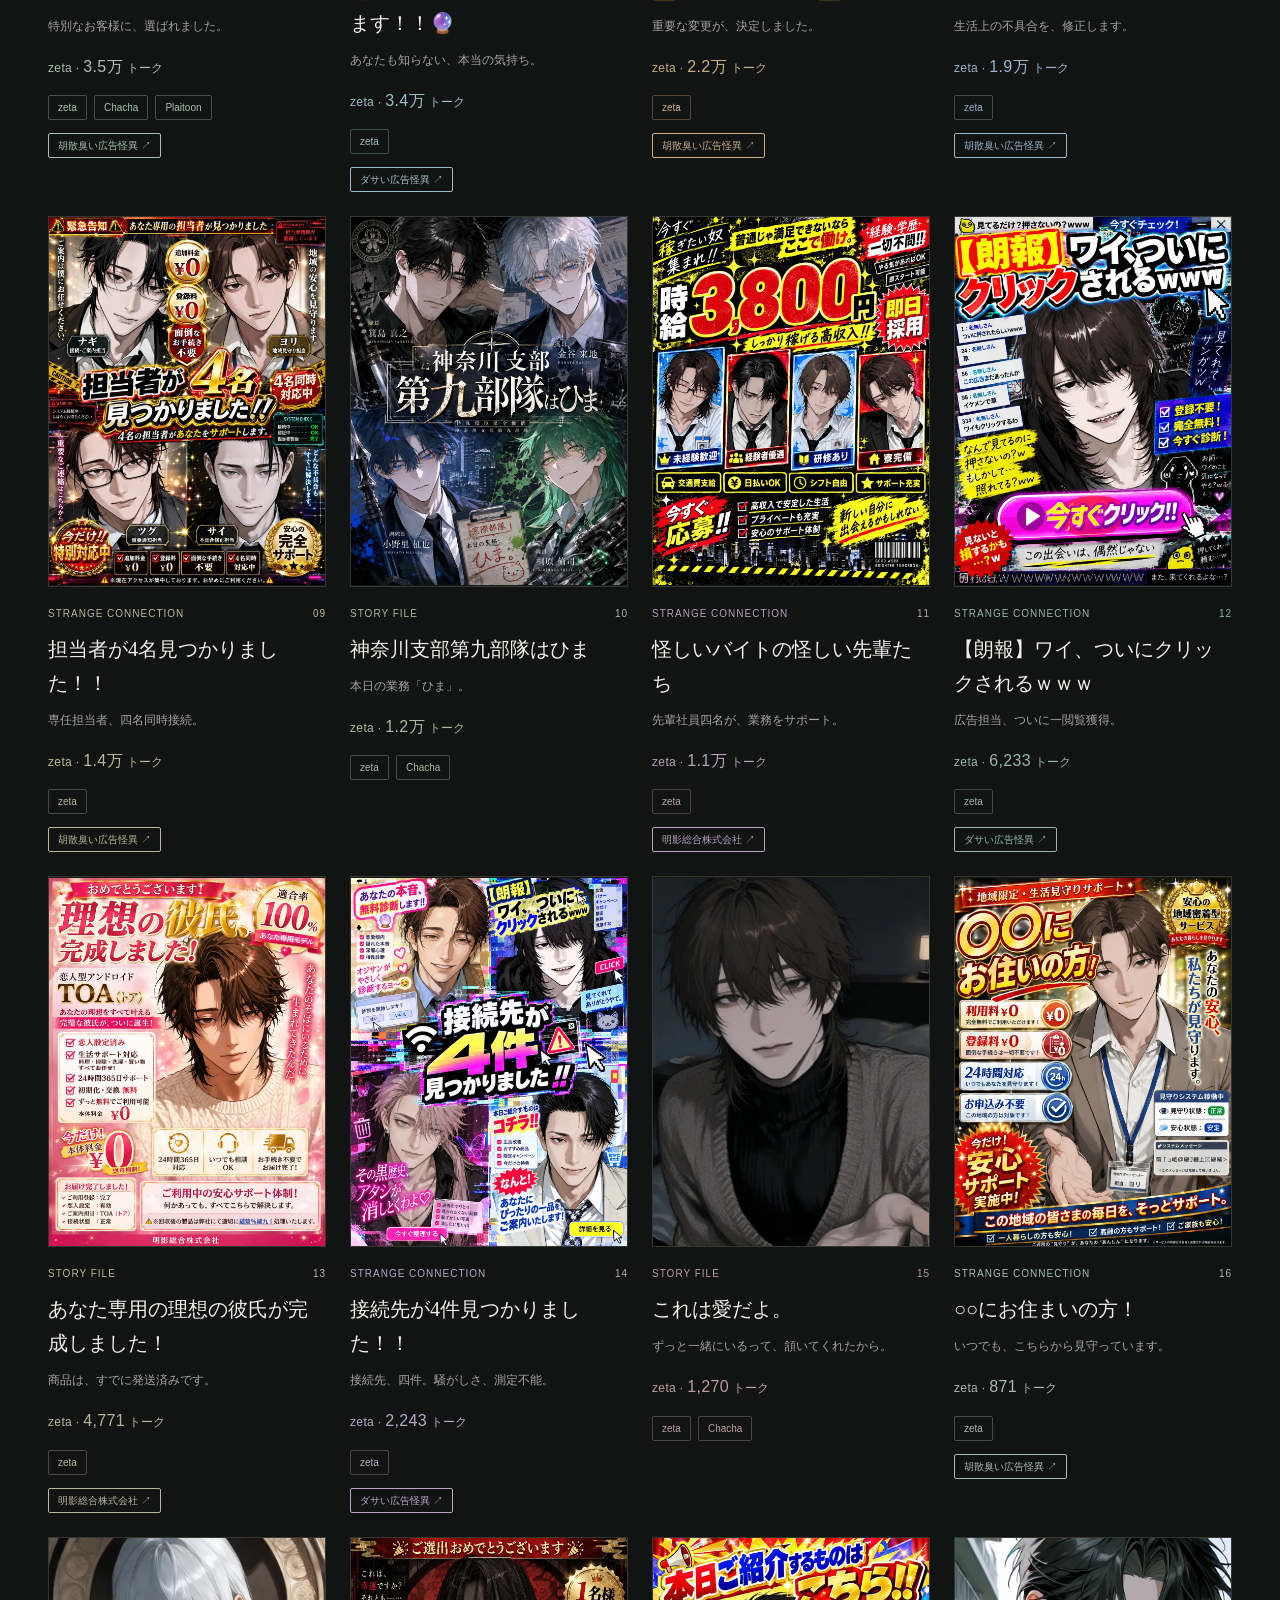
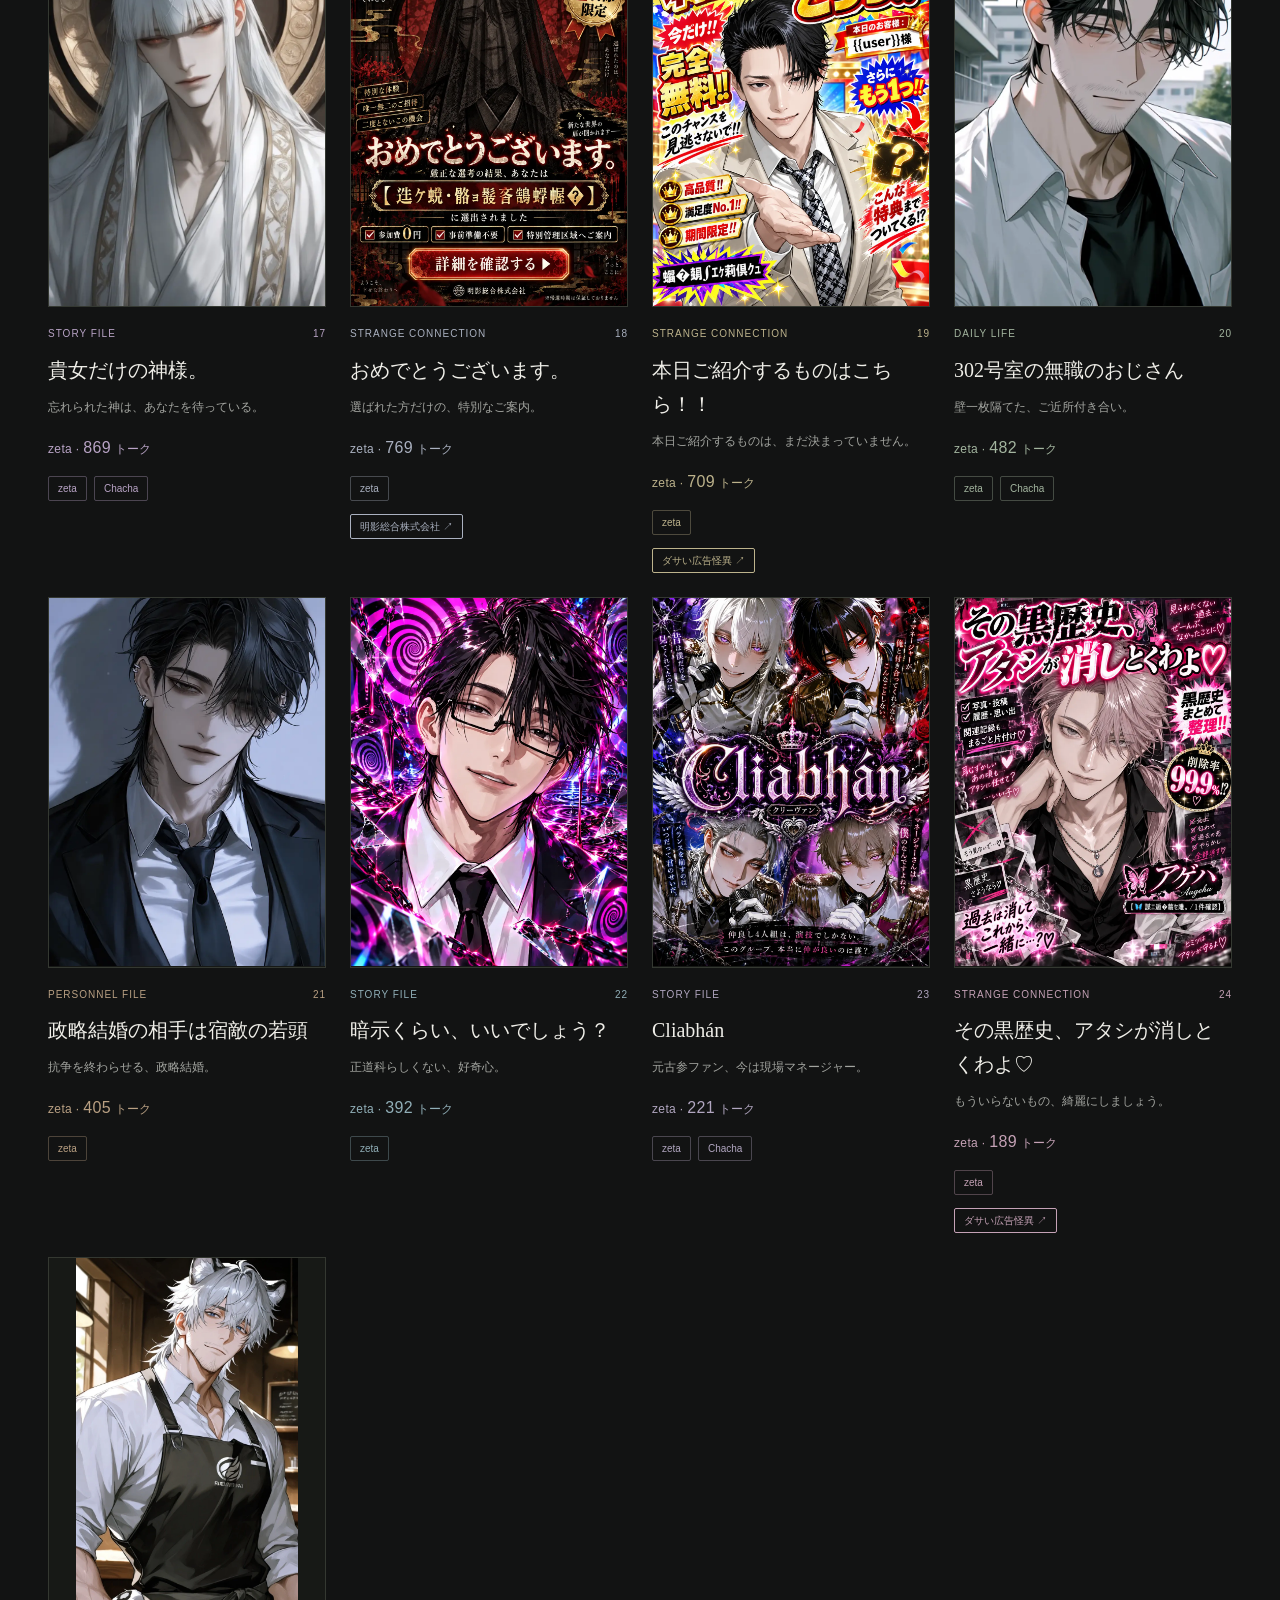
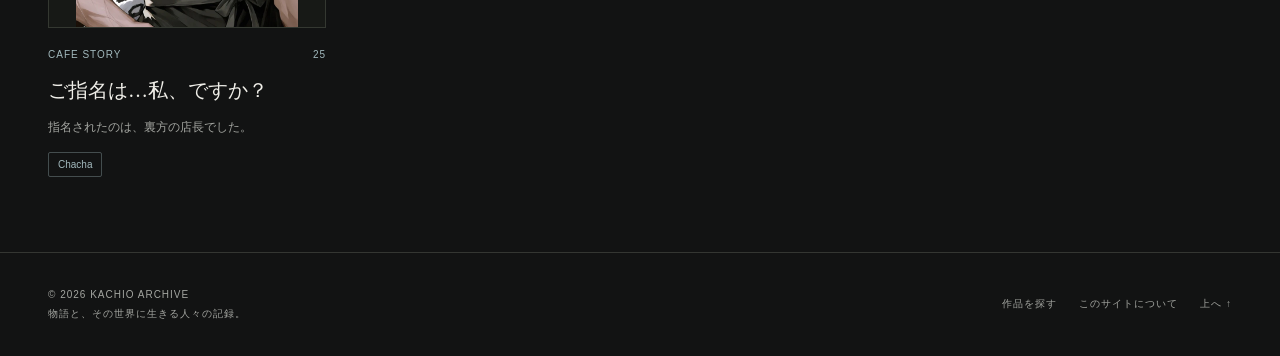
<file: works.html>
<!doctype html>
<html lang="ja">
<head>
  <meta charset="utf-8">
  <meta name="viewport" content="width=device-width,initial-scale=1">
  <meta name="description" content="創作した物語と、その世界に生きる人々の記録。作品紹介、人物図鑑、世界観をまとめたKACHIO ARCHIVE。">
  <meta name="theme-color" content="#121313">
  <title>作品一覧 | KACHIO ARCHIVE</title>
  <link rel="icon" type="image/svg+xml" href="assets/logo.svg">
  <link rel="stylesheet" href="assets/style.css">
  <script src="assets/content.js" defer></script>
  <script src="assets/zeta-stats.js" defer></script>
  <script src="assets/stats.js" defer></script>
  <script src="assets/app.js" defer></script>
</head>
<body id="top" data-page="works">
  <div id="app"></div>
  <noscript><main style="padding:40px">このサイトを閲覧するには、ブラウザーのJavaScriptを有効にしてください。</main></noscript>
</body>
</html>
</file>
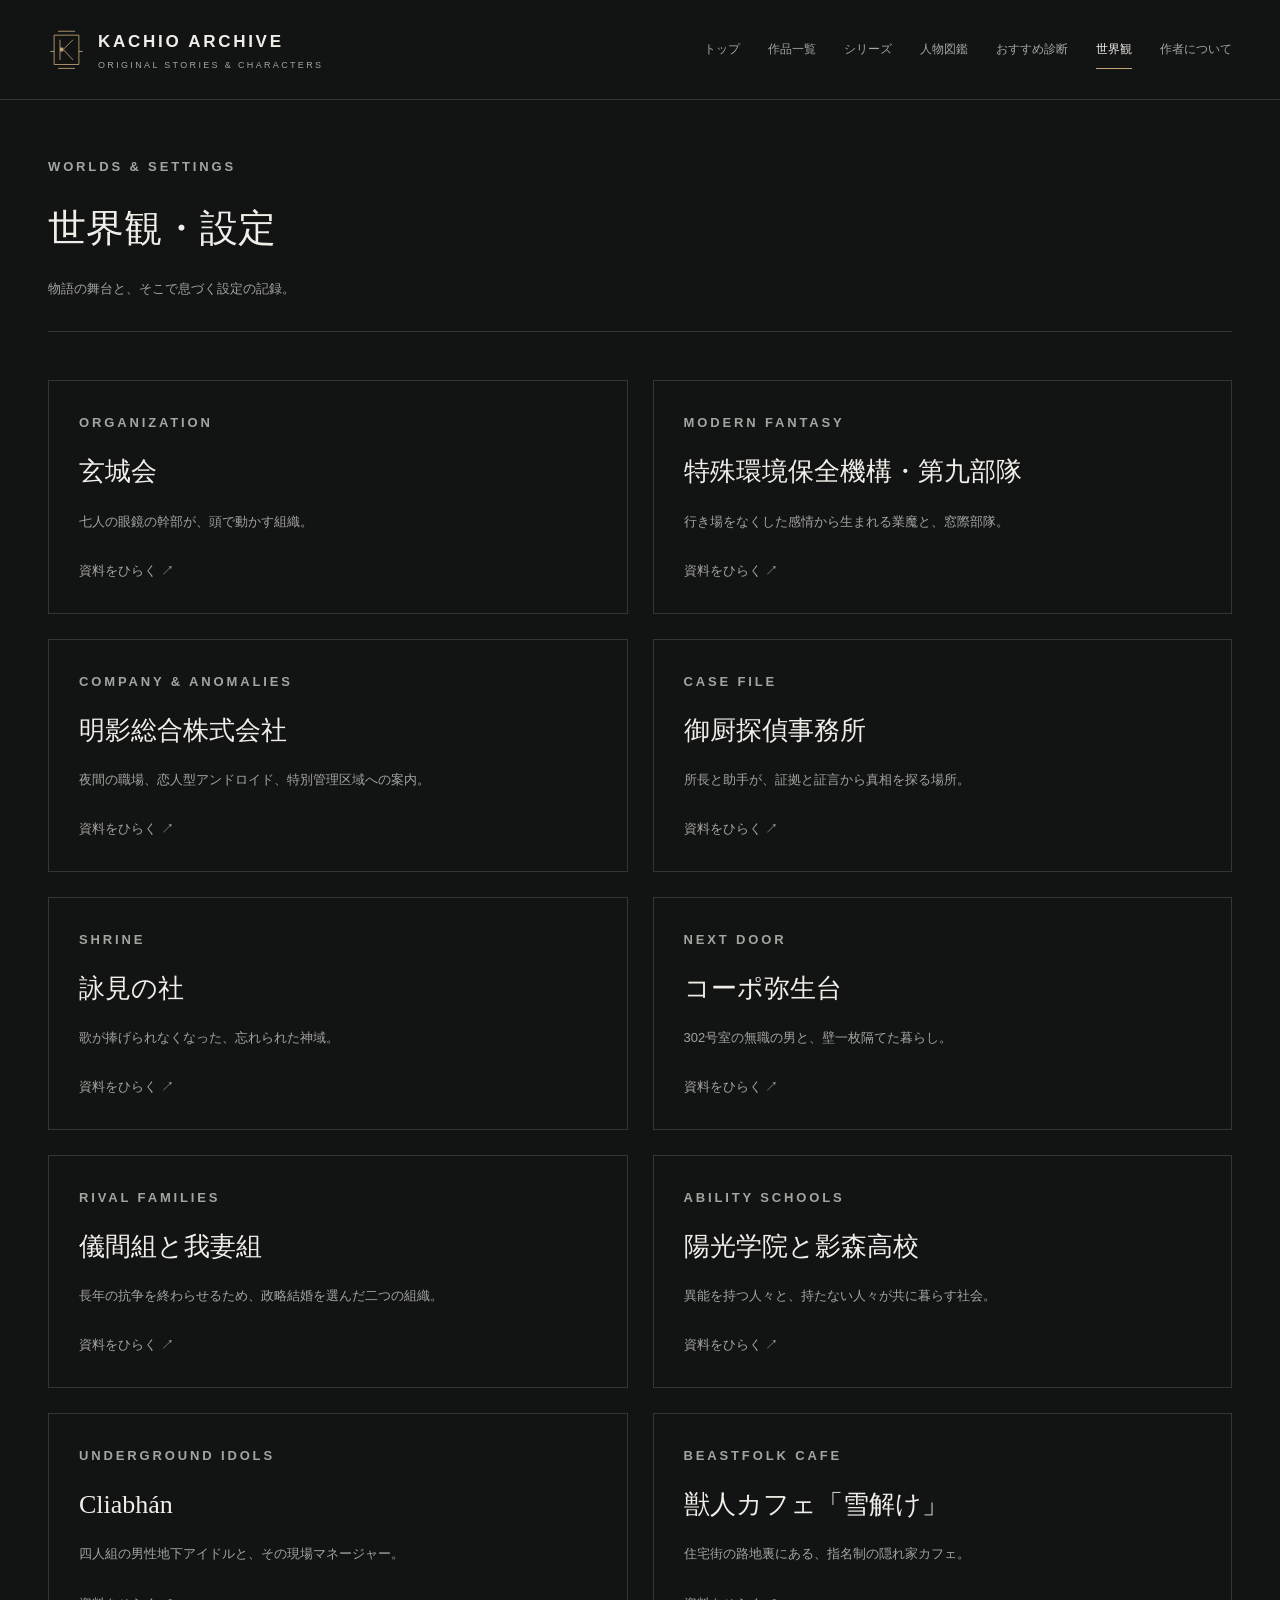
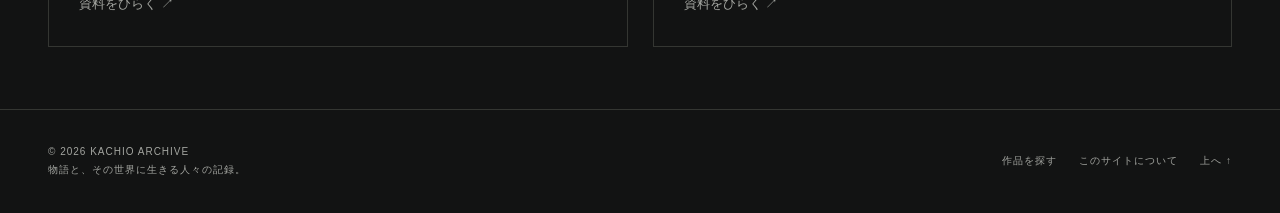
<file: worlds.html>
<!doctype html>
<html lang="ja">
<head>
  <meta charset="utf-8">
  <meta name="viewport" content="width=device-width,initial-scale=1">
  <meta name="description" content="創作した物語と、その世界に生きる人々の記録。作品紹介、人物図鑑、世界観をまとめたKACHIO ARCHIVE。">
  <meta name="theme-color" content="#121313">
  <title>世界観・設定 | KACHIO ARCHIVE</title>
  <link rel="icon" type="image/svg+xml" href="assets/logo.svg">
  <link rel="stylesheet" href="assets/style.css">
  <script src="assets/content.js" defer></script>
  <script src="assets/zeta-stats.js" defer></script>
  <script src="assets/stats.js" defer></script>
  <script src="assets/app.js" defer></script>
</head>
<body id="top" data-page="worlds">
  <div id="app"></div>
  <noscript><main style="padding:40px">このサイトを閲覧するには、ブラウザーのJavaScriptを有効にしてください。</main></noscript>
</body>
</html>
</file>
<file: assets/style.css>
@charset "UTF-8";
:root{--bg:#121313;--panel:#191a19;--ink:#efeee8;--muted:#a3a5a0;--line:#343632;--accent:#c3a477;--serif:"Yu Mincho","Hiragino Mincho ProN",serif;--sans:"Yu Gothic","Hiragino Kaku Gothic ProN",sans-serif;color-scheme:dark}
*{box-sizing:border-box}html{scroll-behavior:smooth;scroll-padding-top:110px}body{margin:0;background:var(--bg);color:var(--ink);font:15px/1.85 var(--sans);-webkit-font-smoothing:antialiased}a{color:inherit;text-decoration:none}button,input,select{font:inherit}button,a,input,select,summary{-webkit-tap-highlight-color:transparent}button{cursor:pointer}button:focus-visible,a:focus-visible,input:focus-visible,select:focus-visible,summary:focus-visible{outline:2px solid var(--accent);outline-offset:5px}img{max-width:100%;display:block}h1,h2,h3,p{margin:0}h1,h2,h3{font-weight:500}h1,h2,.serif{font-family:var(--serif)}.wrap{width:min(1220px,calc(100% - 96px));margin:auto}.skip{position:absolute;top:-80px;left:12px;background:var(--ink);color:var(--bg);padding:10px;z-index:30}.skip:focus{top:12px}.header{height:100px;border-bottom:1px solid var(--line);background:var(--bg)}.header-inner{height:100%;display:flex;align-items:center;justify-content:space-between;gap:30px}.brand{display:flex;gap:13px;align-items:center}.brand img{width:37px}.brand-name{font-size:17px;letter-spacing:.16em;font-weight:600}.brand-sub{display:block;font-size:9px;letter-spacing:.26em;color:var(--muted);line-height:1.8}.nav{display:flex;gap:28px;font-size:12px}.nav a{color:var(--muted);padding:8px 0}.nav a:hover,.nav a[aria-current]{color:var(--ink);border-bottom:1px solid var(--accent)}.menu{display:none;border:1px solid var(--line);color:var(--ink);background:none;padding:5px 11px}.preview{font-size:11px;color:var(--muted);padding:8px 0;border-bottom:1px solid #272925;letter-spacing:.03em}.eyebrow{font-size:10px;letter-spacing:.22em;color:var(--accent);font-weight:600}.hero{padding:82px 0 74px;display:grid;grid-template-columns:1.15fr 1fr;gap:72px;align-items:center;position:relative}.hero h1{font-size:clamp(31px,3.4vw,50px);line-height:1.65;letter-spacing:.08em;margin:20px 0}.hero-copy{color:var(--muted);line-height:2.2;max-width:450px;font-size:13px}.hero .btn{margin-top:30px}.hero-art{display:grid;grid-template-columns:repeat(3,1fr);align-items:start;gap:13px;position:relative}.hero-art figure{margin:0}.hero-art figure:nth-child(2){padding-top:40px}.hero-art figure:nth-child(3){padding-top:80px}.hero-art img{box-shadow:0 20px 50px #0005;border:1px solid #48473d}.hero-art figcaption{color:var(--muted);font-size:9px;letter-spacing:.17em;margin-top:12px}.hero-foot{position:absolute;bottom:20px;right:0;font-size:9px;color:#72776c;letter-spacing:.18em}.btn{display:inline-flex;align-items:center;justify-content:space-between;gap:34px;border:1px solid var(--line);padding:12px 20px;font-size:12px;background:transparent;color:var(--ink)}.btn:hover{border-color:var(--accent);background:#ffffff05}.btn.primary{background:var(--accent);color:#111;border-color:var(--accent)}.section{padding:48px 0 62px;border-top:1px solid var(--line)}.section-head{display:flex;justify-content:space-between;align-items:end;gap:20px;margin-bottom:28px}.section-head h2{font-size:24px;letter-spacing:.08em;margin-top:5px}.text-link{font-size:12px;color:var(--muted)}.text-link:hover{color:var(--accent)}.work-grid{display:grid;grid-template-columns:repeat(3,1fr);gap:32px}.work-grid.four{grid-template-columns:repeat(4,1fr);gap:24px}.work-card{min-width:0;position:relative}.cover-link{display:block;overflow:hidden;background:#202322;aspect-ratio:3/4;border:1px solid #343831}.cover-link img{width:100%;height:100%;object-fit:cover;transition:transform .35s}.cover-link:hover img{transform:scale(1.025)}.work-meta{margin-top:18px;color:var(--accent);font-size:10px;letter-spacing:.1em;display:flex;justify-content:space-between}.work-card h3{font-family:var(--serif);font-size:20px;line-height:1.7;margin-top:9px}.work-card h3 a:hover{color:var(--accent)}.work-card p{font-size:12px;line-height:1.9;color:var(--muted);margin-top:9px}.badges{display:flex;gap:7px;flex-wrap:wrap;margin-top:13px}.badge{font-size:10px;line-height:1.5;border:1px solid var(--line);padding:4px 9px;border-radius:2px;color:var(--muted)}.badge.platform{border-color:color-mix(in srgb,var(--accent) 35%,transparent);color:var(--accent)}.explore{display:grid;grid-template-columns:1fr 1fr;gap:60px}.explore h2{font-size:26px;margin:10px 0 15px}.explore p{font-size:13px;color:var(--muted)}.genre-list{display:grid;grid-template-columns:1fr 1fr;gap:0 28px}.genre-list a{display:flex;justify-content:space-between;align-items:center;border-bottom:1px solid var(--line);padding:18px 0;font-family:var(--serif);font-size:18px}.genre-list a:hover{color:var(--accent)}.genre-list span{font:10px var(--sans);color:var(--muted)}.platform-note{display:flex;align-items:center;gap:22px;flex-wrap:wrap;border-top:1px solid var(--line);padding-top:22px;margin-top:32px;font-size:12px;color:var(--muted)}.platform-note .badges{margin:0}.footer{border-top:1px solid var(--line);padding:33px 0}.footer-inner{display:flex;justify-content:space-between;align-items:center;gap:30px;font-size:10px;letter-spacing:.1em;color:var(--muted)}.footer-links{display:flex;gap:22px}.page-intro{padding:55px 0 30px}.page-intro h1{font-size:38px;margin:14px 0}.page-intro p{color:var(--muted);font-size:13px}.tools{display:grid;grid-template-columns:1fr 190px 190px;gap:14px;margin:0 0 25px}.field{display:block;font-size:11px;color:var(--muted)}.field input,.field select{width:100%;margin-top:7px;padding:13px 14px;background:var(--panel);border:1px solid var(--line);color:var(--ink);border-radius:0}.result-count{font-size:11px;color:var(--muted);margin-bottom:25px}.empty{padding:55px 0;color:var(--muted);font-size:14px}.crumb{font-size:11px;color:var(--muted);padding-top:30px}.crumb a:hover{color:var(--accent)}.detail-hero{display:grid;grid-template-columns:minmax(200px,360px) 1fr;gap:70px;padding:35px 0 58px;align-items:center}.detail-cover{aspect-ratio:3/4;width:100%;object-fit:cover;border:1px solid var(--line)}.detail-hero h1{font-size:clamp(27px,3.5vw,43px);line-height:1.7;letter-spacing:.04em;margin:18px 0}.detail-summary{font-family:var(--serif);font-size:19px;line-height:1.8;color:var(--accent);margin-bottom:15px}.detail-description{color:var(--muted);font-size:13px;max-width:600px}.destinations{display:flex;gap:10px;flex-wrap:wrap;margin-top:28px}.destination-empty{font-size:11px;color:var(--muted);padding-top:24px;border-top:1px solid var(--line);margin-top:25px}.tabs{display:flex;gap:30px;overflow:auto;white-space:nowrap;border-top:1px solid var(--line);border-bottom:1px solid var(--line);padding:18px 0;font-size:12px}.tabs a:hover{color:var(--accent)}.detail-layout{display:grid;grid-template-columns:200px 1fr;gap:60px;padding-top:48px}.side-index{position:sticky;top:30px;align-self:start;color:var(--muted);font-size:11px}.side-index a{display:block;padding:8px 0}.side-index .eyebrow{margin-bottom:18px}.detail-section{padding-bottom:48px;margin-bottom:40px;border-bottom:1px solid var(--line)}.detail-section h2{font-size:27px;margin:8px 0 24px}.prose{max-width:690px;font-size:14px;line-height:2.3;color:#cacdc5}.prose p+p{margin-top:18px}.character-grid{display:grid;grid-template-columns:repeat(3,1fr);gap:14px}.character-card{border:1px solid var(--line);padding:20px;background:#ffffff02;transition:border-color .2s}.character-card:hover{border-color:var(--accent)}.character-icon{height:84px;display:flex;align-items:center;justify-content:center;font-family:var(--serif);font-size:34px;color:var(--accent);background:linear-gradient(140deg,#ffffff05,transparent);margin-bottom:16px;border:1px solid #ffffff07}.character-card h3{font-family:var(--serif);font-size:17px}.character-card p{font-size:10px;color:var(--muted);margin-top:7px;line-height:1.7}.settings-block{border-top:1px solid var(--line);padding:20px 0}.settings-block h3{font-family:var(--serif);font-size:19px;margin-bottom:12px}.settings-block p{color:var(--muted);font-size:13px;line-height:2}.settings-block summary{cursor:pointer;font-family:var(--serif);font-size:18px;color:var(--accent)}.settings-block details p{margin-top:15px}.world-link{border:1px solid var(--line);display:flex;justify-content:space-between;padding:19px 22px;margin-top:22px}.world-link:hover{border-color:var(--accent)}.gallery{display:grid;grid-template-columns:repeat(3,1fr);gap:15px}.gallery button{border:1px solid var(--line);padding:0;background:transparent}.gallery img{aspect-ratio:3/4;width:100%;object-fit:cover}.gallery-caption{font-size:11px;color:var(--muted);margin-top:12px}.facts{display:grid;grid-template-columns:1fr 1fr;gap:0 32px;max-width:700px;margin:30px 0}.facts div{border-bottom:1px solid var(--line);padding:15px 0}.facts dt{font-size:11px;color:var(--muted)}.facts dd{margin:7px 0 0;font-family:var(--serif);font-size:20px}.character-page{max-width:860px;padding:50px 0}.character-page h1{font-size:43px;margin:20px 0 6px}.reading{font-size:12px;color:var(--muted);letter-spacing:.15em}.character-lead{font-family:var(--serif);font-size:20px;color:var(--accent);margin-top:25px}.collection{display:grid;grid-template-columns:repeat(2,1fr);gap:25px}.collection-card{border:1px solid var(--line);padding:30px}.collection-card h2{font-size:26px;margin:13px 0}.collection-card p{font-size:13px;color:var(--muted)}dialog{max-width:min(85vw,700px);max-height:90vh;padding:20px;background:var(--bg);color:var(--ink);border:1px solid var(--line)}dialog::backdrop{background:#000c}dialog .close{display:block;margin:0 0 12px auto;background:transparent;color:var(--ink);border:1px solid var(--line);padding:4px 12px}dialog img{max-height:72vh;width:auto;margin:auto}.about-logo{width:100px;margin:25px 0}.legal{font-size:11px;color:var(--muted);margin-top:35px}.mobile-hide{display:block}
@media(max-width:1000px){.wrap{width:calc(100% - 56px)}.hero{gap:35px;padding-top:60px}.nav{gap:17px}.brand-name{font-size:14px}.work-grid.four{grid-template-columns:repeat(3,1fr)}.detail-hero{gap:40px;grid-template-columns:280px 1fr}.detail-layout{gap:35px;grid-template-columns:145px 1fr}.character-grid{grid-template-columns:repeat(2,1fr)}}
@media(max-width:700px){.wrap{width:calc(100% - 36px)}.header{height:76px}.brand-name{font-size:13px}.brand-sub{font-size:8px}.brand img{width:29px}.menu{display:block}.nav{display:none;position:absolute;top:76px;left:0;right:0;background:var(--bg);padding:20px 22px;z-index:10;border-bottom:1px solid var(--line)}.nav.open{display:flex;flex-direction:column;gap:9px}.preview{font-size:9px}.hero{grid-template-columns:1fr;gap:36px;padding:45px 0 60px}.hero h1{font-size:31px;margin-top:15px}.hero-copy{font-size:12px}.hero-art{max-width:460px;gap:12px;margin:0 12px}.hero-art figure:nth-child(2){padding-top:24px}.hero-art figure:nth-child(3){padding-top:48px}.hero-art figcaption{font-size:8px}.hero-foot{bottom:20px;font-size:8px}.section{padding:32px 0 40px}.section-head h2{font-size:22px}.section-head{margin-bottom:22px}.work-grid,.work-grid.four{grid-template-columns:repeat(2,1fr);gap:30px 18px}.work-card h3{font-size:16px}.work-card p{font-size:11px}.work-meta{font-size:8px;margin-top:12px}.badge{font-size:9px;padding:3px 6px}.work-grid .work-card:last-child:nth-child(odd){grid-column:1/-1;display:grid;grid-template-columns:1fr 1fr;gap:18px}.work-grid .work-card:last-child:nth-child(odd) .cover-link{grid-row:1/6}.work-grid .work-card:last-child:nth-child(odd) .card-body{align-self:center}.explore{grid-template-columns:1fr;gap:20px}.genre-list a{font-size:16px}.footer-inner{align-items:start;flex-direction:column;gap:17px}.tools{grid-template-columns:1fr 1fr}.field:first-child{grid-column:1/-1}.page-intro{padding-top:35px}.page-intro h1{font-size:31px}.detail-hero{grid-template-columns:1fr;gap:30px;padding-top:24px}.detail-cover{max-width:270px;margin:auto}.detail-hero h1{font-size:30px}.detail-summary{font-size:17px}.tabs{gap:24px}.detail-layout{grid-template-columns:1fr;padding-top:35px}.side-index{display:none}.detail-section h2{font-size:24px}.character-grid{gap:10px}.character-card{padding:14px}.character-card h3{font-size:16px}.character-icon{height:65px;font-size:27px}.character-page h1{font-size:35px}.facts{grid-template-columns:1fr 1fr;gap:0 15px}.facts dd{font-size:17px}.collection{grid-template-columns:1fr}.gallery{grid-template-columns:repeat(2,1fr)}.mobile-hide{display:none}}
@media(prefers-reduced-motion:reduce){html{scroll-behavior:auto}*,*::before,*::after{transition:none!important;animation:none!important}}

/* 掲載元の画像と表紙の文字を保つ */
.cover-link img,.detail-cover,.gallery img{object-fit:contain;background:#171916}.hero-art figure{min-width:0}.hero-art a{display:block}.hero-art img{width:100%;height:auto;aspect-ratio:3/4;object-fit:contain;background:#171916}.detail-cover,.gallery img{height:auto}.cover-link:hover img{transform:none}img.character-icon{width:100%;height:auto;aspect-ratio:1;object-fit:cover;object-position:center 20%}.character-page{display:flow-root}.character-portrait{float:right;width:260px;max-width:40%;height:auto;margin:0 0 24px 32px;border:1px solid var(--line)}.character-page .facts{clear:both}.settings-block p{white-space:pre-line}@media(max-width:700px){.character-portrait{width:160px;max-width:40%;margin-left:18px}}

/* Series collections and the expanded public profiles. */
.ranking-note{font-size:11px;color:var(--muted);margin:-10px 0 26px;line-height:1.9}
.work-card .talk-count,.talk-count{font-size:12px;color:var(--accent);margin-top:14px;letter-spacing:.03em}
.talk-count strong{font-weight:500;font-size:16px}
.series-badge{color:var(--accent);border-color:var(--accent)}
.series-badge:hover{background:#ffffff08}
.series-grid{display:grid;grid-template-columns:repeat(3,minmax(0,1fr));gap:24px}
.series-card{border:1px solid var(--line);background:var(--panel);min-width:0;display:block}
.series-card:hover{border-color:var(--accent)}
.series-covers{display:grid;grid-template-columns:repeat(3,minmax(0,1fr));gap:8px;padding:22px 22px 0;align-items:start}
.series-covers img{width:100%;height:auto;aspect-ratio:3/4;object-fit:contain;background:#171916;border:1px solid var(--line)}
.series-covers img:nth-child(2){margin-top:12px}
.series-covers img:nth-child(3){margin-top:24px}
.series-body{padding:24px}
.series-body h3{font-family:var(--serif);font-size:23px;margin:10px 0}
.series-body>p:not(.eyebrow){font-size:12px;color:var(--muted);line-height:2}
.series-body .text-link{display:block;margin-top:22px}
.series-intro .settings-block:first-child{border-top:0;padding-top:0}
.tools{grid-template-columns:minmax(220px,1.5fr) repeat(4,minmax(120px,1fr))}
.character-card .character-card-lead{font-size:12px;color:var(--ink);line-height:1.9;margin-top:12px}
.character-card .character-card-facts{font-size:10px;line-height:1.8;margin-top:10px}
.character-card .text-link{display:block;margin-top:14px;font-size:10px;color:var(--accent)}
.settings-block p{max-width:800px;color:#cacdc5;line-height:2.2;overflow-wrap:anywhere}
.prose p{white-space:pre-line;overflow-wrap:anywhere}
.facts dd{overflow-wrap:anywhere;font-size:18px}
.source-note{font-size:11px;color:var(--muted);margin-top:30px}
.source-note a:hover{color:var(--accent)}
.character-links{display:grid;grid-template-columns:repeat(2,minmax(0,1fr));gap:12px}
.character-reference{display:flex;align-items:center;gap:15px;padding:14px;border:1px solid var(--line);min-width:0;background:var(--panel)}
.character-reference:hover{border-color:var(--accent)}
.character-reference img,.reference-placeholder{width:56px;height:56px;object-fit:cover;object-position:center 20%;flex:none;border:1px solid var(--line)}
.reference-placeholder{display:grid;place-items:center;font-size:11px;color:var(--muted)}
.character-reference strong{font-family:var(--serif);font-size:18px;font-weight:500;overflow-wrap:anywhere}
.character-reference small{display:block;font-size:10px;color:var(--muted);margin-top:4px}
.reference-arrow{margin-left:auto;color:var(--accent)}
.diagnosis-invite{display:flex;justify-content:space-between;align-items:center;gap:30px;border-bottom:1px solid var(--line)}
.diagnosis-invite h2{font-size:28px;margin:12px 0}.diagnosis-invite p{color:var(--muted);font-size:13px}.diagnosis-invite .btn{flex:none}
.diagnosis-section{padding:15px 0 75px}.diagnosis-progress{display:flex;justify-content:space-between;font-size:11px;color:var(--accent);letter-spacing:.1em;margin-bottom:14px}
.diagnosis-meter{height:2px;background:var(--line);margin-bottom:40px}.diagnosis-meter span{display:block;height:100%;background:var(--accent)}
.diagnosis-question{padding:0;border:0;margin:0;min-width:0}.diagnosis-question legend{font-family:var(--serif);font-size:30px;padding:0}.diagnosis-question>p{font-size:13px;color:var(--muted);margin:12px 0 28px}
.diagnosis-choices{display:grid;grid-template-columns:repeat(2,minmax(0,1fr));gap:14px}
.diagnosis-choice{display:flex;gap:16px;align-items:center;padding:23px;border:1px solid var(--line);background:var(--panel);cursor:pointer;min-width:0}
.diagnosis-choice:hover,.diagnosis-choice:has(input:checked){border-color:var(--accent);background:#c3a4770b}
.diagnosis-choice input{accent-color:var(--accent);width:17px;height:17px;flex:none;margin:0}.diagnosis-choice strong{font-family:var(--serif);font-size:20px;font-weight:500;display:block}
.diagnosis-choice small{display:block;font-size:12px;color:var(--muted);line-height:1.8;margin-top:6px}
.diagnosis-choice:focus-within{outline:2px solid var(--accent);outline-offset:4px}.diagnosis-actions{display:flex;justify-content:space-between;gap:16px;flex-wrap:wrap;margin-top:34px}.diagnosis-actions button:disabled{opacity:.4;cursor:default}
#diagnosis-panel:focus{outline:0}.diagnosis-result-head h2{font-size:32px;margin:12px 0}.diagnosis-result-head>p{font-size:14px;color:var(--muted);max-width:760px}
.diagnosis-answer-list{display:flex;gap:10px;flex-wrap:wrap;margin-top:22px}.diagnosis-answer-list span{border-bottom:1px solid var(--accent);padding-bottom:5px;font-size:11px;color:var(--muted)}
.diagnosis-result-section{margin-top:48px}.diagnosis-result-section>h3{font-family:var(--serif);font-size:26px;font-weight:500;margin-bottom:24px}
.diagnosis-work-results{display:grid;gap:20px}.diagnosis-work{display:grid;grid-template-columns:145px 1fr;gap:28px;border:1px solid var(--line);padding:24px;background:var(--panel);min-width:0}
.diagnosis-result-cover{align-self:start}.diagnosis-result-cover img{width:100%;height:auto;aspect-ratio:3/4;object-fit:contain;background:#171916}.diagnosis-work h4{font-family:var(--serif);font-weight:500;font-size:24px;margin:8px 0 12px;line-height:1.8}.diagnosis-work>div>p:not(.eyebrow){font-size:13px;color:var(--muted)}
.diagnosis-work .text-link{display:inline-block;font-size:12px;color:var(--accent);margin-top:20px}
.diagnosis-reasons{margin-top:20px}.diagnosis-reasons>small{font-size:10px;color:var(--muted)}.diagnosis-reasons .badges{margin-top:7px}.diagnosis-reasons .badge{color:var(--accent)}.diagnosis-open-choice{font-size:11px;color:var(--muted)}
.diagnosis-character-results{display:grid;grid-template-columns:repeat(3,minmax(0,1fr));gap:16px}.diagnosis-character{border:1px solid var(--line);padding:18px;min-width:0}.diagnosis-character .character-reference{border:0;padding:0;background:transparent;gap:12px}.diagnosis-character>p{font-size:12px;color:var(--muted);margin-top:18px;line-height:2;overflow-wrap:anywhere}.diagnosis-appearance{display:block;font-size:11px;color:var(--accent);margin-top:22px}
@media(min-width:801px) and (max-width:1100px){.nav{gap:12px;font-size:11px}.brand-sub{font-size:8px}.header-inner{gap:16px}}
@media(max-width:800px){.diagnosis-character-results{grid-template-columns:1fr}.diagnosis-invite{align-items:flex-start;flex-direction:column}}
@media(max-width:700px){.character-links,.diagnosis-choices{grid-template-columns:1fr}.diagnosis-choice{padding:20px 16px}.diagnosis-question legend{font-size:26px}.diagnosis-choice strong{font-size:19px}.diagnosis-work{grid-template-columns:90px 1fr;gap:17px;padding:17px}.diagnosis-work h4{font-size:20px}.diagnosis-result-head h2{font-size:27px}.diagnosis-actions{gap:12px}.diagnosis-actions .btn{flex:1;text-align:center;font-size:11px;white-space:normal}.diagnosis-invite h2{font-size:24px}}
.world-link{align-items:center;gap:20px}
.world-link small{display:block;color:var(--muted);font-size:12px;font-weight:400;margin-top:5px}
.world-link>span:last-child{white-space:nowrap;font-size:11px;color:var(--accent)}
@media(max-width:1000px){.tools{grid-template-columns:repeat(4,minmax(0,1fr))}.tools .field:first-child{grid-column:1/-1}.series-grid{grid-template-columns:repeat(2,minmax(0,1fr))}.series-card:last-child:nth-child(odd){grid-column:1/-1;display:grid;grid-template-columns:1fr 1fr;align-items:center}.series-card:last-child:nth-child(odd) .series-covers{padding:22px}}
@media(max-width:800px){.header{height:76px}.menu{display:block}.nav{display:none;position:absolute;top:76px;left:0;right:0;background:var(--bg);padding:20px 22px;z-index:10;border-bottom:1px solid var(--line)}.nav.open{display:flex;flex-direction:column;gap:9px}}
@media(max-width:700px){.tools{grid-template-columns:1fr 1fr}.tools .field:first-child,.tools .field:last-child{grid-column:1/-1}.series-grid{grid-template-columns:1fr}.series-card:last-child:nth-child(odd){display:block}.series-covers{max-width:360px;margin:auto}.series-body{padding:24px}.series-body h3{font-size:23px}.ranking-note{font-size:10px}.facts dd{font-size:16px}.world-link{align-items:flex-start;flex-direction:column;gap:10px}.character-note .settings-block{padding-left:0}}

.add-work-form{max-width:760px;padding:8px 0 55px}.add-work-form>.field{margin-bottom:24px}.field small{display:block;font-size:11px;line-height:1.9;margin-top:8px;color:var(--muted)}.add-work-options{border-top:1px solid var(--line);border-bottom:1px solid var(--line);padding:20px 0;margin:26px 0}.add-work-options>summary{cursor:pointer;color:var(--accent);font-size:14px}.add-fields{display:grid;gap:22px;margin-top:25px}.field textarea{display:block;width:100%;margin-top:7px;padding:13px 14px;background:var(--panel);border:1px solid var(--line);color:var(--ink);font:inherit;line-height:1.9;resize:vertical;border-radius:0}.field textarea:focus-visible{outline:2px solid var(--accent);outline-offset:5px}.add-image-note{color:var(--muted);font-size:12px;line-height:2;margin-bottom:25px}.form-error{color:#e4a4a4;font-size:13px;margin:15px 0;white-space:pre-line}.author-add-link{display:inline-block;margin-left:28px}@media(max-width:700px){.author-add-link{display:block;margin:24px 0 0}.add-work-form .btn{width:100%}}

.character-profile{clear:both;padding-top:28px}.profile-basics{display:grid;grid-template-columns:1fr 1fr;gap:0 32px;margin:0 0 32px}.profile-basics>div{padding:18px 0;border-bottom:1px solid var(--line)}.profile-basics dt{font-size:11px;color:var(--muted)}.profile-basics dd{font-family:var(--serif);font-size:19px;margin:8px 0 0;overflow-wrap:anywhere}.profile-narrative{margin:0}.profile-narrative>div{padding:26px 0;border-top:1px solid var(--line)}.profile-narrative dt{font-family:var(--serif);font-size:22px;color:var(--accent)}.profile-narrative dd{margin:14px 0 0;font-size:14px;line-height:2.2;white-space:pre-line;color:#cacdc5;overflow-wrap:anywhere}.profile-empty{font:12px/2 var(--sans);color:var(--muted)}.behind-settings{border:1px solid var(--line);padding:22px 25px;margin:24px 0}.behind-settings>summary{cursor:pointer;font-family:var(--serif);font-size:23px;color:var(--accent)}.behind-settings summary small{font:11px var(--sans);display:block;color:var(--muted);margin:8px 0 0 20px}.behind-settings-body{margin-top:24px}.behind-settings-body .settings-block:first-child{border-top:0;padding-top:0}.profile-more{padding:22px 0;border-top:1px solid var(--line)}.profile-more>summary{cursor:pointer;color:var(--muted);font-size:13px}.profile-more[open]>summary{margin-bottom:24px}.character-note .profile-basics{margin-top:20px}.character-note .profile-narrative dt{font-size:19px}@media(max-width:700px){.profile-basics{gap:0 18px}.profile-basics dd{font-size:17px}.profile-narrative dt{font-size:21px}.behind-settings{padding:20px 18px}.profile-basics>div:last-child{grid-column:1/-1}}

.gallery.single-cover{display:block;width:min(100%,360px)}.gallery.single-cover button{display:block;width:100%}.gallery.single-cover img{display:block;width:100%;height:auto}
</file>
